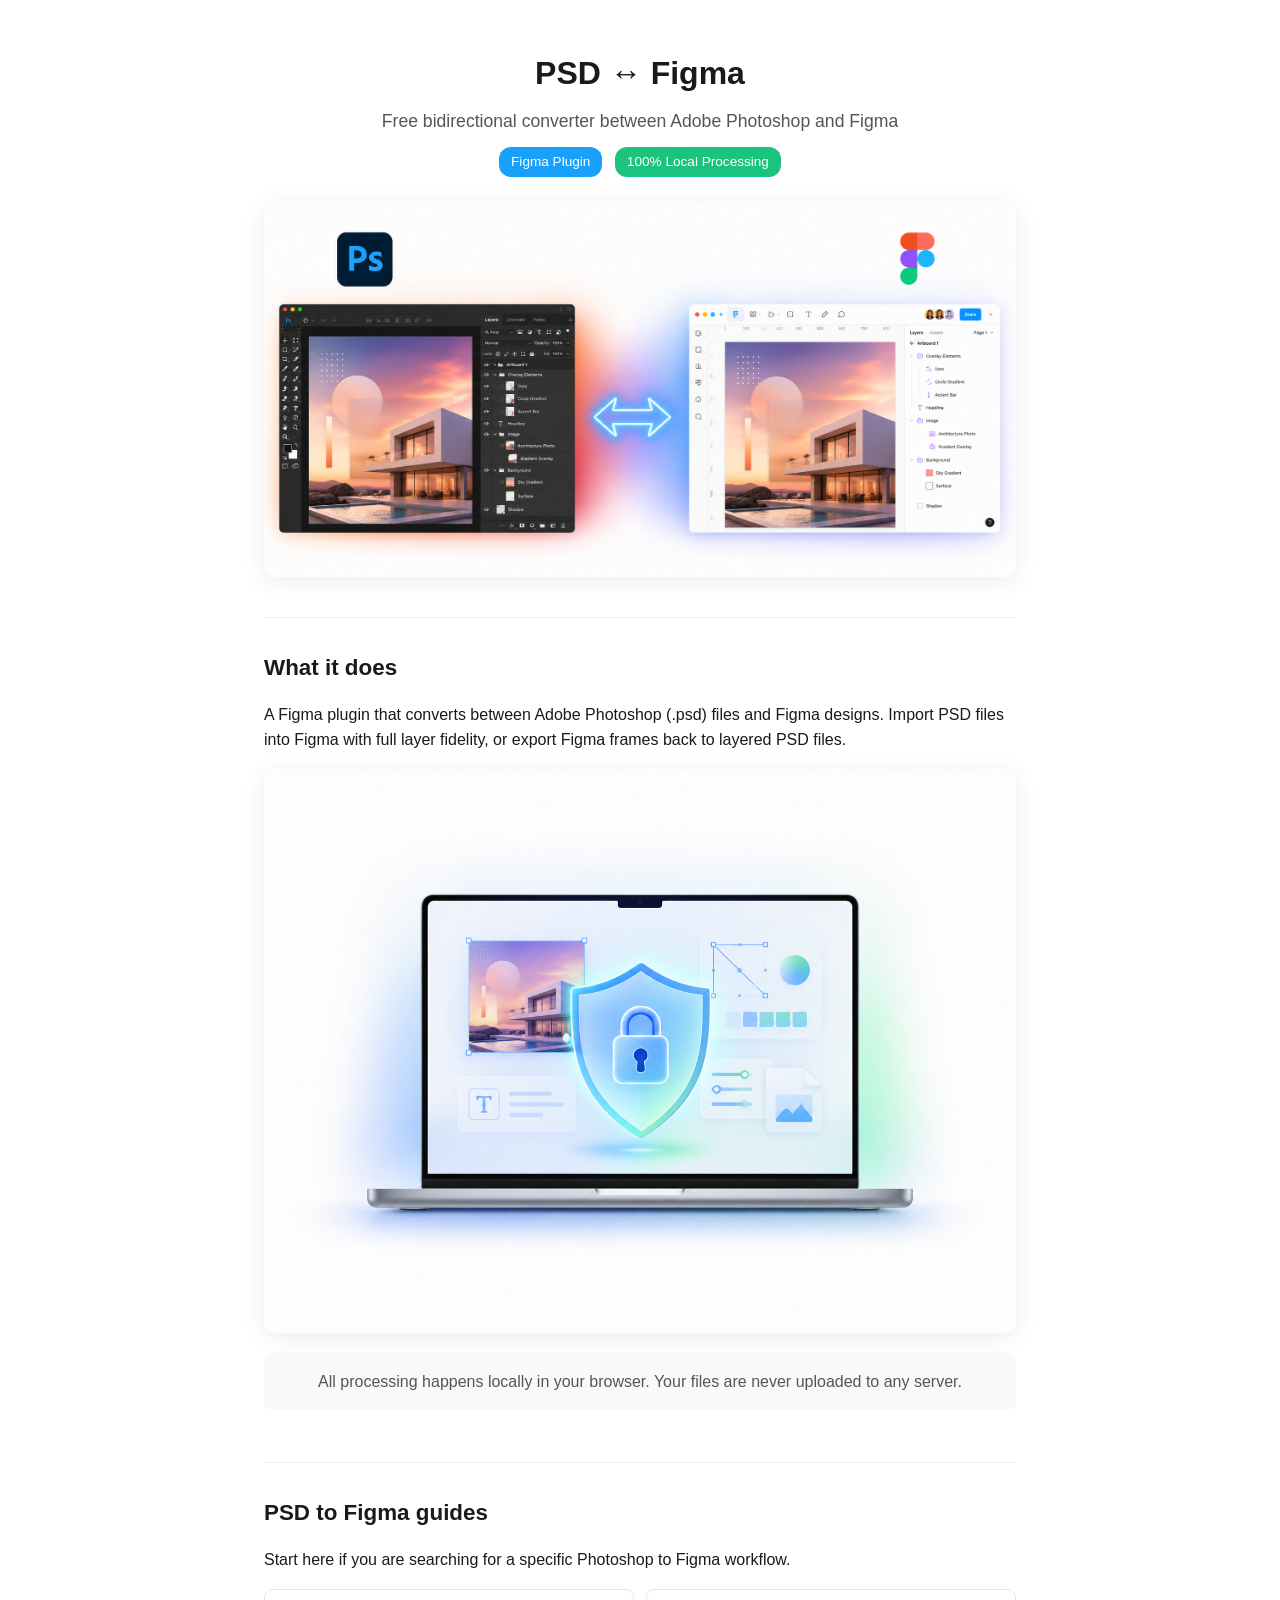
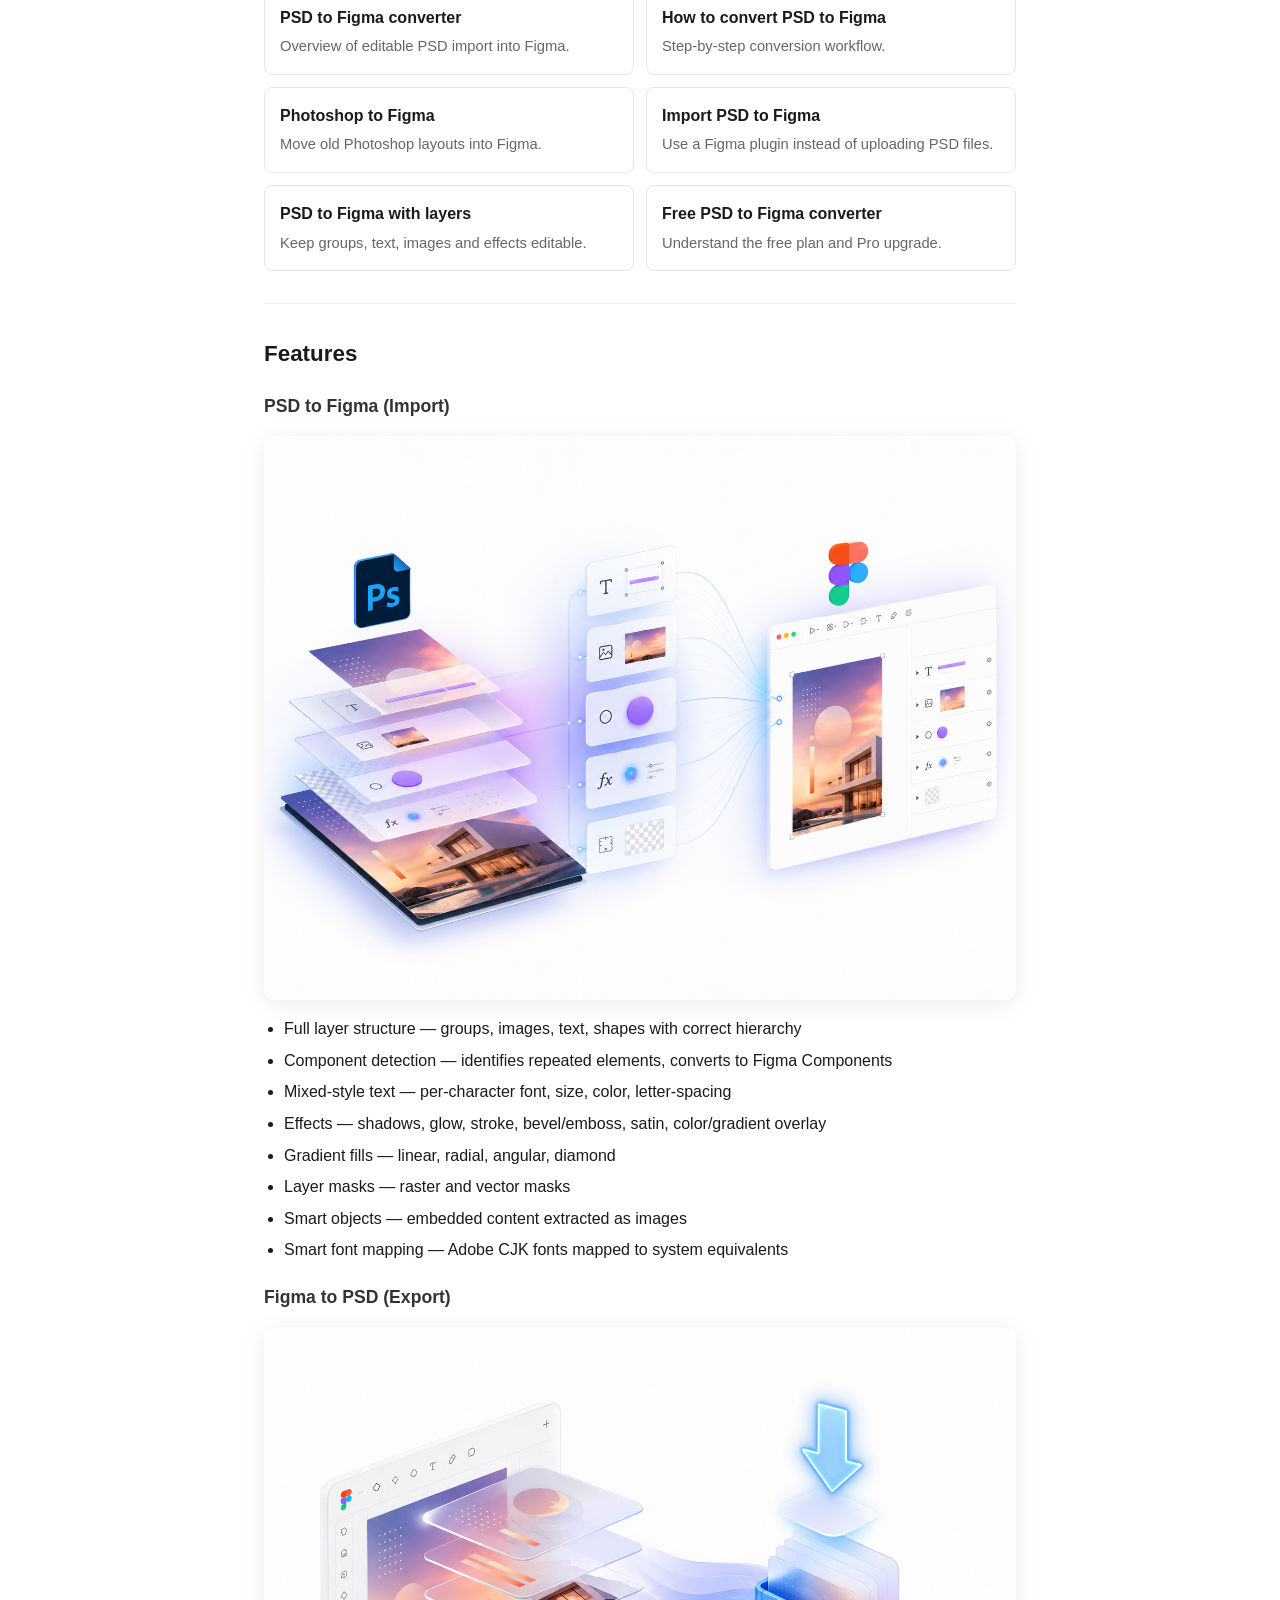
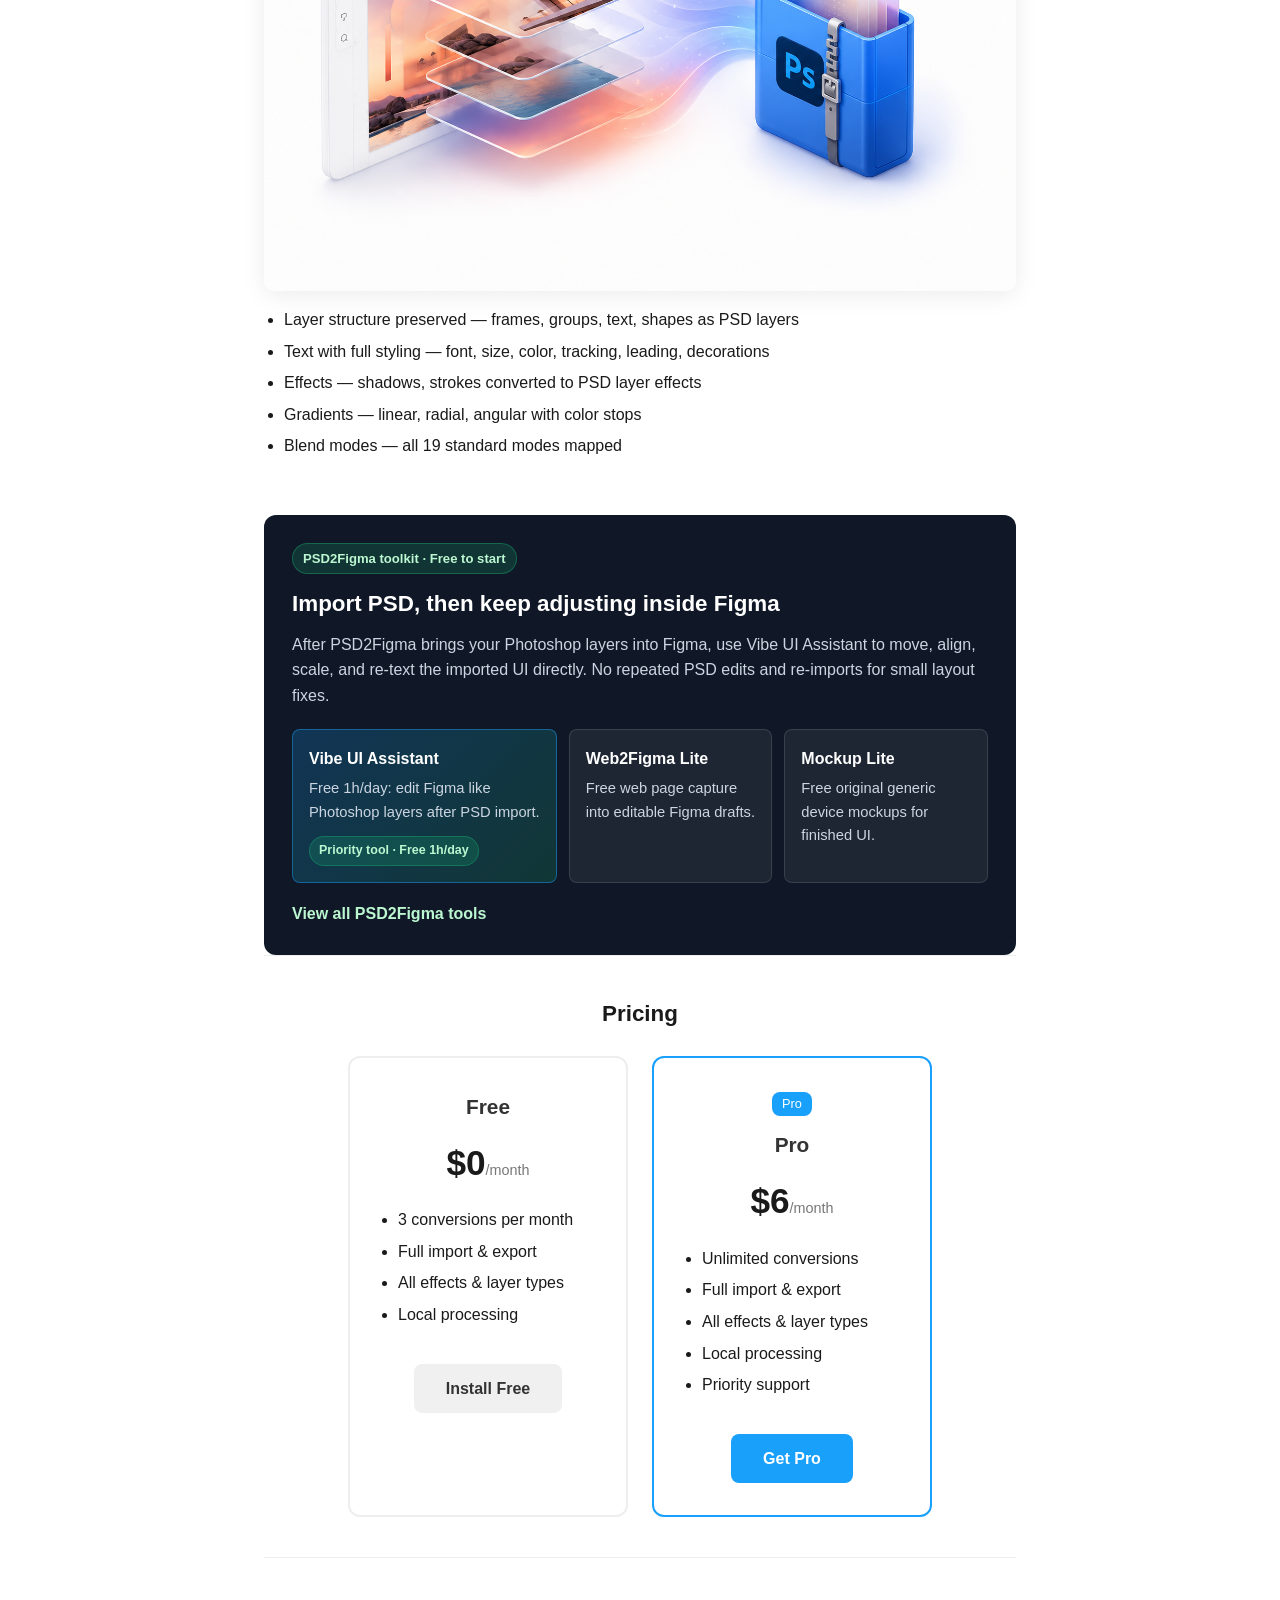
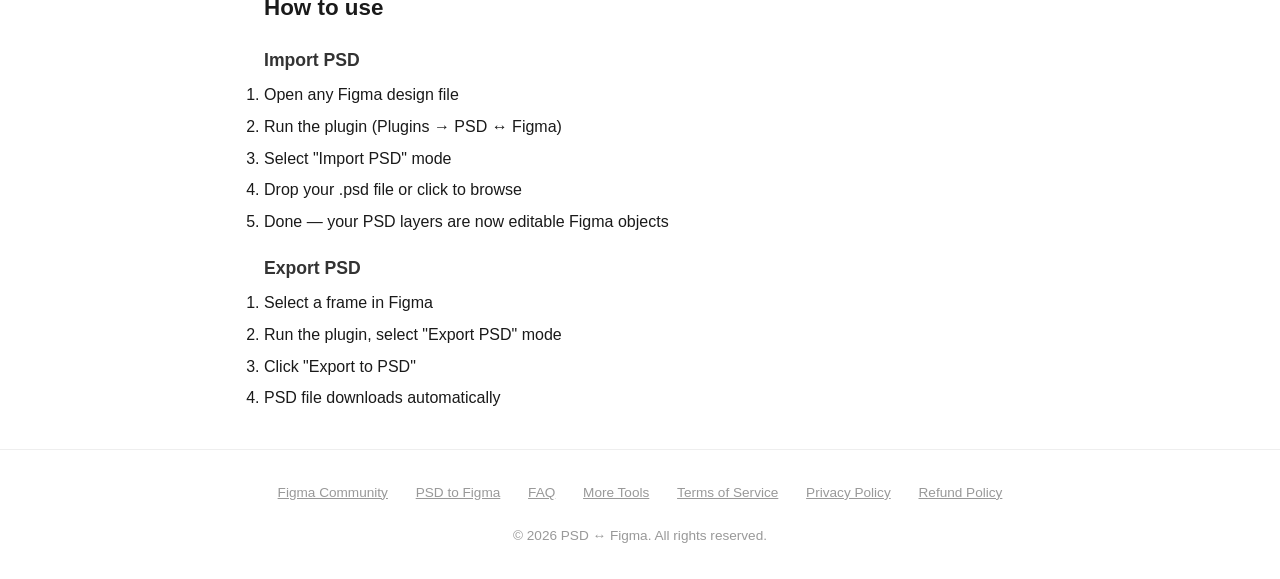
<file: index.html>
<!DOCTYPE html>
<html lang="en">
<head>
<meta charset="UTF-8">
<meta name="viewport" content="width=device-width, initial-scale=1.0">
<title>Free PSD to Figma Converter | Editable Photoshop Layers</title>
<meta name="description" content="Convert PSD to Figma with editable layers, text, effects and components. Free Figma plugin, local processing, no PSD upload, Pro unlimited conversions.">
<link rel="canonical" href="https://psd2figma.cloud/">
<style>
*{margin:0;padding:0;box-sizing:border-box}
body{font-family:-apple-system,BlinkMacSystemFont,'Segoe UI',Roboto,sans-serif;color:#1a1a1a;line-height:1.6;background:#fff}
.container{max-width:800px;margin:0 auto;padding:0 24px}
header{padding:48px 0 32px;text-align:center}
header h1{font-size:2rem;margin-bottom:8px}
header p{font-size:1.1rem;color:#555}
.badge{display:inline-block;background:#18A0FB;color:#fff;padding:4px 12px;border-radius:12px;font-size:0.85rem;margin:12px 4px 0}
.badge.green{background:#1bc47d}
section{padding:32px 0;border-top:1px solid #eee}
h2{font-size:1.4rem;margin-bottom:16px}
h3{font-size:1.1rem;margin:20px 0 8px;color:#333}
ul{padding-left:20px;margin-bottom:16px}
li{margin-bottom:6px}
.pricing{text-align:center;padding:40px 0}
.plans{display:flex;gap:24px;justify-content:center;flex-wrap:wrap;margin-top:24px}
.plan{border:2px solid #eee;border-radius:12px;padding:32px 28px;width:280px;text-align:center}
.plan.pro{border-color:#18A0FB}
.plan h3{margin:0 0 8px;font-size:1.3rem}
.plan .price{font-size:2.2rem;font-weight:700;margin:12px 0 4px}
.plan .price span{font-size:0.9rem;font-weight:400;color:#777}
.plan ul{text-align:left;margin-top:16px}
.plan .label{display:inline-block;background:#18A0FB;color:#fff;padding:2px 10px;border-radius:8px;font-size:0.8rem;margin-bottom:12px}
.cta{display:inline-block;margin-top:20px;padding:12px 32px;background:#18A0FB;color:#fff;border-radius:8px;text-decoration:none;font-weight:600;font-size:1rem}
.cta:hover{background:#0d8de0}
.cta.secondary{background:#f0f0f0;color:#333}
.cta.secondary:hover{background:#e0e0e0}
footer{padding:32px 0;border-top:1px solid #eee;text-align:center;color:#999;font-size:0.85rem}
footer a{color:#999;margin:0 12px}
.privacy-note{background:#f8f9fa;border-radius:8px;padding:16px 20px;margin:20px 0;text-align:center;color:#555}
.hero-img{width:100%;border-radius:12px;margin:24px 0 0;box-shadow:0 4px 24px rgba(0,0,0,0.08)}
.feature-img{width:100%;border-radius:10px;margin:16px auto;display:block;box-shadow:0 4px 24px rgba(0,0,0,0.08)}
.privacy-img{width:100%;border-radius:10px;margin:16px auto;display:block;box-shadow:0 4px 24px rgba(0,0,0,0.08)}
.toolkit{background:#101827;color:#f9fafb;border-radius:12px;padding:28px;margin:8px 0 0;border-top:0}
.toolkit h2{color:#fff;margin-bottom:10px}
.toolkit p{color:#cbd5e1}
.toolkit .kicker{display:inline-block;background:rgba(27,196,125,0.16);color:#bbf7d0;border:1px solid rgba(27,196,125,0.35);padding:4px 10px;border-radius:999px;font-size:0.82rem;font-weight:700;margin-bottom:12px}
.toolkit-grid{display:grid;grid-template-columns:1.3fr 1fr 1fr;gap:12px;margin-top:20px}
.toolkit-card{display:block;text-decoration:none;color:#f9fafb;background:rgba(255,255,255,0.06);border:1px solid rgba(255,255,255,0.12);border-radius:8px;padding:16px}
.toolkit-card strong{display:block;margin-bottom:6px;color:#fff}
.toolkit-card span{display:block;color:#cbd5e1;font-size:0.92rem}
.toolkit-card.featured{background:linear-gradient(135deg,rgba(24,160,251,0.22),rgba(27,196,125,0.18));border-color:rgba(24,160,251,0.45)}
.toolkit-card em{display:inline-block;margin-top:12px;font-style:normal;font-size:0.78rem;font-weight:700;color:#bbf7d0;background:rgba(27,196,125,0.18);border:1px solid rgba(27,196,125,0.32);border-radius:999px;padding:4px 9px}
.toolkit-more{display:inline-block;margin-top:18px;color:#bbf7d0;font-weight:700;text-decoration:none}
.toolkit-more:hover{text-decoration:underline}
.guides-grid{display:grid;grid-template-columns:repeat(2,minmax(0,1fr));gap:12px;margin-top:16px}
.guide-card{display:block;border:1px solid #e5e7eb;border-radius:8px;padding:15px;text-decoration:none;color:#1a1a1a;background:#fff}
.guide-card:hover{border-color:#18A0FB;box-shadow:0 8px 22px rgba(24,160,251,.1)}
.guide-card strong{display:block;margin-bottom:5px}
.guide-card span{display:block;color:#666;font-size:.92rem}
@media(max-width:760px){.toolkit-grid{grid-template-columns:1fr}.toolkit{padding:22px}}
@media(max-width:760px){.guides-grid{grid-template-columns:1fr}}
</style>
<script type="application/ld+json">{"@context":"https://schema.org","@type":"SoftwareApplication","name":"PSD2Figma","applicationCategory":"DesignApplication","operatingSystem":"Figma","offers":[{"@type":"Offer","price":"0","priceCurrency":"USD","name":"Free"},{"@type":"Offer","price":"6","priceCurrency":"USD","name":"Pro monthly"}],"description":"Free PSD to Figma converter plugin with editable layer import, Figma to PSD export and local processing."}</script>
<link rel="icon" type="image/png" href="favicon.png">
<meta property="og:title" content="Free PSD to Figma Converter | Editable Photoshop Layers">
<meta property="og:description" content="Convert PSD to Figma with editable layers, text, effects and components. Free Figma plugin, local processing, no PSD upload, Pro unlimited conversions.">
<meta property="og:type" content="website">
<meta property="og:url" content="https://psd2figma.cloud/">
<meta property="og:image" content="https://psd2figma.cloud/og-image.png">
<meta name="twitter:card" content="summary_large_image">
<meta name="twitter:image" content="https://psd2figma.cloud/og-image.png">
</head>
<body>
<header>
<div class="container">
<h1>PSD &#8596; Figma</h1>
<p>Free bidirectional converter between Adobe Photoshop and Figma</p>
<span class="badge">Figma Plugin</span>
<span class="badge green">100% Local Processing</span>
<img src="hero.png" alt="PSD to Figma bidirectional conversion" class="hero-img">
</div>
</header>

<div class="container">

<section>
<h2>What it does</h2>
<p>A Figma plugin that converts between Adobe Photoshop (.psd) files and Figma designs. Import PSD files into Figma with full layer fidelity, or export Figma frames back to layered PSD files.</p>
<img src="privacy.png" alt="Local processing, files never leave your device" class="privacy-img">
<div class="privacy-note">All processing happens locally in your browser. Your files are never uploaded to any server.</div>
</section>

<section>
<h2>PSD to Figma guides</h2>
<p>Start here if you are searching for a specific Photoshop to Figma workflow.</p>
<div class="guides-grid">
<a class="guide-card" href="psd-to-figma.html"><strong>PSD to Figma converter</strong><span>Overview of editable PSD import into Figma.</span></a>
<a class="guide-card" href="convert-psd-to-figma.html"><strong>How to convert PSD to Figma</strong><span>Step-by-step conversion workflow.</span></a>
<a class="guide-card" href="photoshop-to-figma.html"><strong>Photoshop to Figma</strong><span>Move old Photoshop layouts into Figma.</span></a>
<a class="guide-card" href="import-psd-to-figma.html"><strong>Import PSD to Figma</strong><span>Use a Figma plugin instead of uploading PSD files.</span></a>
<a class="guide-card" href="psd-to-figma-with-layers.html"><strong>PSD to Figma with layers</strong><span>Keep groups, text, images and effects editable.</span></a>
<a class="guide-card" href="free-psd-to-figma-converter.html"><strong>Free PSD to Figma converter</strong><span>Understand the free plan and Pro upgrade.</span></a>
</div>
</section>

<section>
<h2>Features</h2>
<h3>PSD to Figma (Import)</h3>
<img src="import.png" alt="Import PSD layers into Figma" class="feature-img">
<ul>
<li>Full layer structure &mdash; groups, images, text, shapes with correct hierarchy</li>
<li>Component detection &mdash; identifies repeated elements, converts to Figma Components</li>
<li>Mixed-style text &mdash; per-character font, size, color, letter-spacing</li>
<li>Effects &mdash; shadows, glow, stroke, bevel/emboss, satin, color/gradient overlay</li>
<li>Gradient fills &mdash; linear, radial, angular, diamond</li>
<li>Layer masks &mdash; raster and vector masks</li>
<li>Smart objects &mdash; embedded content extracted as images</li>
<li>Smart font mapping &mdash; Adobe CJK fonts mapped to system equivalents</li>
</ul>
<h3>Figma to PSD (Export)</h3>
<img src="export.png" alt="Export Figma designs to PSD" class="feature-img">
<ul>
<li>Layer structure preserved &mdash; frames, groups, text, shapes as PSD layers</li>
<li>Text with full styling &mdash; font, size, color, tracking, leading, decorations</li>
<li>Effects &mdash; shadows, strokes converted to PSD layer effects</li>
<li>Gradients &mdash; linear, radial, angular with color stops</li>
<li>Blend modes &mdash; all 19 standard modes mapped</li>
</ul>
</section>

<section class="toolkit">
<span class="kicker">PSD2Figma toolkit · Free to start</span>
<h2>Import PSD, then keep adjusting inside Figma</h2>
<p>After PSD2Figma brings your Photoshop layers into Figma, use Vibe UI Assistant to move, align, scale, and re-text the imported UI directly. No repeated PSD edits and re-imports for small layout fixes.</p>
<div class="toolkit-grid">
<a class="toolkit-card featured" href="https://vibe-ui.psd2figma.cloud">
<strong>Vibe UI Assistant</strong>
<span>Free 1h/day: edit Figma like Photoshop layers after PSD import.</span>
<em>Priority tool · Free 1h/day</em>
</a>
<a class="toolkit-card" href="https://web2figma.psd2figma.cloud">
<strong>Web2Figma Lite</strong>
<span>Free web page capture into editable Figma drafts.</span>
</a>
<a class="toolkit-card" href="https://mockup-lite.psd2figma.cloud">
<strong>Mockup Lite</strong>
<span>Free original generic device mockups for finished UI.</span>
</a>
</div>
<a class="toolkit-more" href="tools.html">View all PSD2Figma tools</a>
</section>

<section class="pricing" id="pricing">
<h2>Pricing</h2>
<div class="plans">
<div class="plan">
<h3>Free</h3>
<div class="price">$0<span>/month</span></div>
<ul>
<li>3 conversions per month</li>
<li>Full import &amp; export</li>
<li>All effects &amp; layer types</li>
<li>Local processing</li>
</ul>
<a href="https://www.figma.com/community/plugin/1638574341047573772" class="cta secondary">Install Free</a>
</div>
<div class="plan pro">
<span class="label">Pro</span>
<h3>Pro</h3>
<div class="price">$6<span>/month</span></div>
<ul>
<li>Unlimited conversions</li>
<li>Full import &amp; export</li>
<li>All effects &amp; layer types</li>
<li>Local processing</li>
<li>Priority support</li>
</ul>
<a href="checkout.html" class="cta">Get Pro</a>
</div>
</div>
</section>

<section>
<h2>How to use</h2>
<h3>Import PSD</h3>
<ol>
<li>Open any Figma design file</li>
<li>Run the plugin (Plugins &rarr; PSD &#8596; Figma)</li>
<li>Select "Import PSD" mode</li>
<li>Drop your .psd file or click to browse</li>
<li>Done &mdash; your PSD layers are now editable Figma objects</li>
</ol>
<h3>Export PSD</h3>
<ol>
<li>Select a frame in Figma</li>
<li>Run the plugin, select "Export PSD" mode</li>
<li>Click "Export to PSD"</li>
<li>PSD file downloads automatically</li>
</ol>
</section>

</div>

<footer>
<div class="container">
<a href="https://www.figma.com/community/plugin/1638574341047573772">Figma Community</a>
<a href="psd-to-figma.html">PSD to Figma</a>
<a href="faq.html">FAQ</a>
<a href="tools.html">More Tools</a>
<a href="terms.html">Terms of Service</a>
<a href="privacy.html">Privacy Policy</a>
<a href="refund.html">Refund Policy</a>
<br><br>
&copy; 2026 PSD ↔ Figma. All rights reserved.
</div>
</footer>
</body>
</html>
</file>
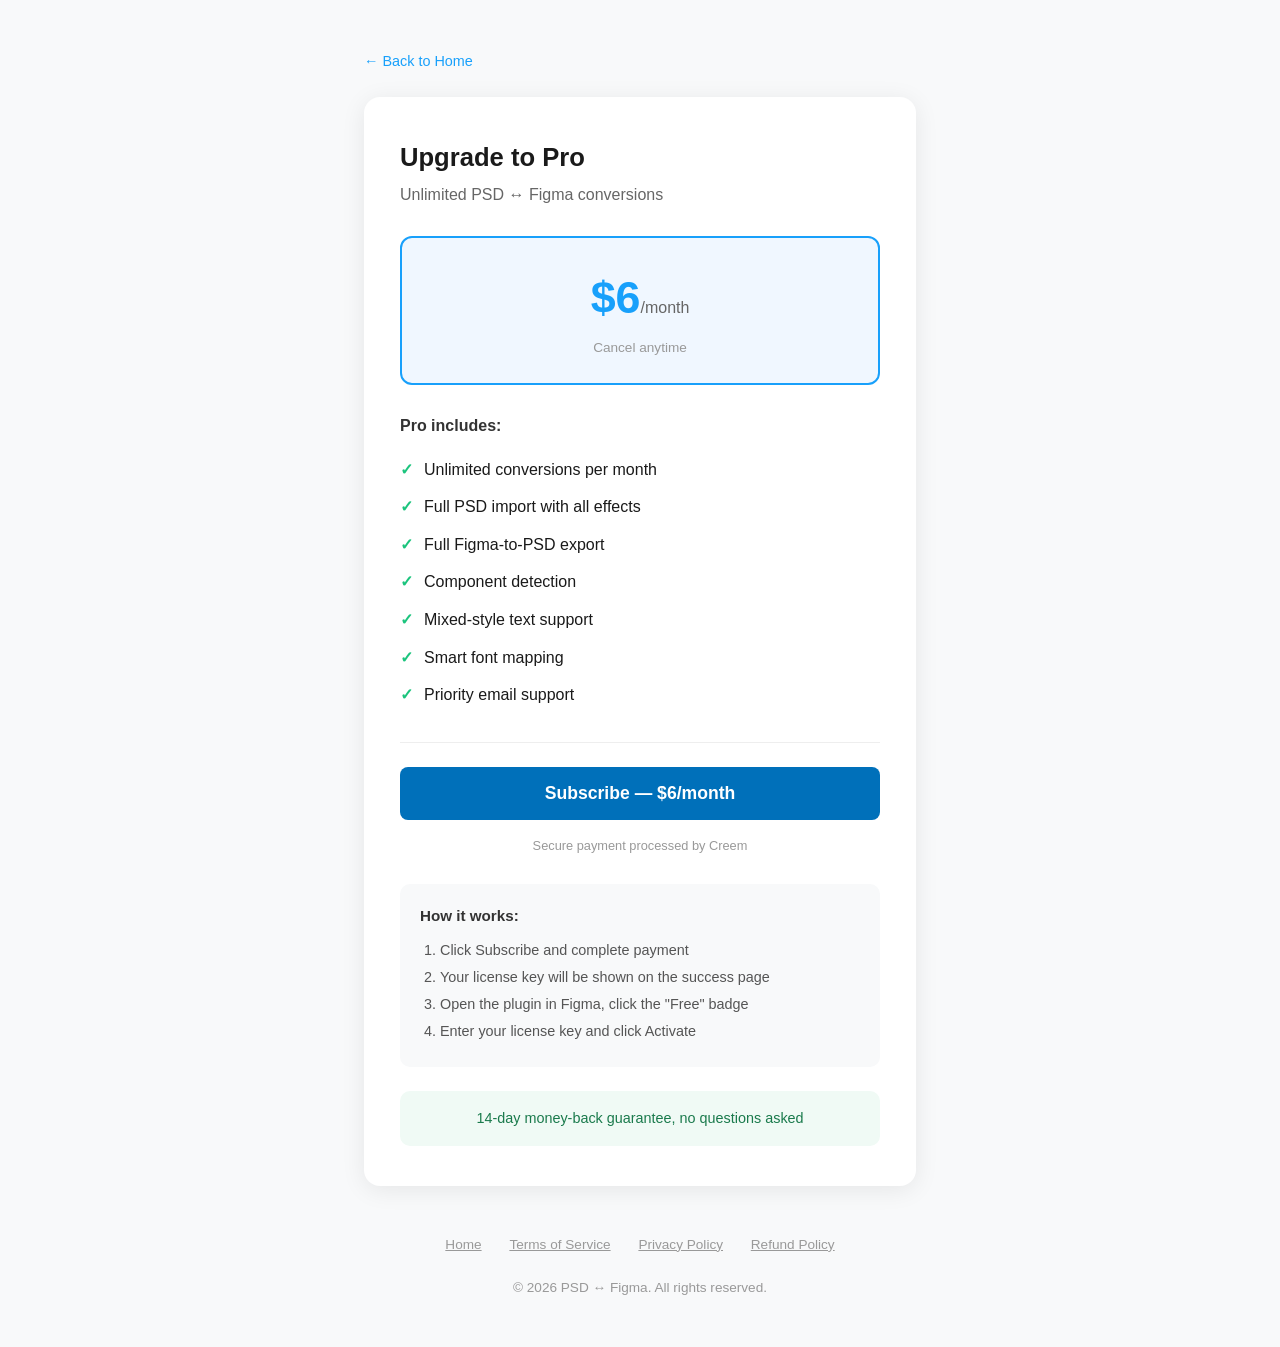
<file: checkout.html>
<!DOCTYPE html>
<html lang="en">
<head>
<meta charset="UTF-8">
<meta name="viewport" content="width=device-width, initial-scale=1.0">
<title>Get Pro — PSD ↔ Figma</title>
<style>
*{margin:0;padding:0;box-sizing:border-box}
body{font-family:-apple-system,BlinkMacSystemFont,'Segoe UI',Roboto,sans-serif;color:#1a1a1a;line-height:1.6;background:#f8f9fa}
.container{max-width:600px;margin:0 auto;padding:48px 24px}
.card{background:#fff;border-radius:16px;padding:40px 36px;box-shadow:0 4px 24px rgba(0,0,0,0.08)}
.back{display:inline-block;color:#18A0FB;text-decoration:none;margin-bottom:24px;font-size:0.9rem}
.back:hover{text-decoration:underline}
h1{font-size:1.6rem;margin-bottom:4px}
.subtitle{color:#666;margin-bottom:28px}
.price-box{background:#f0f7ff;border:2px solid #18A0FB;border-radius:12px;padding:24px;text-align:center;margin-bottom:28px}
.price-box .amount{font-size:2.8rem;font-weight:700;color:#18A0FB}
.price-box .period{font-size:1rem;color:#666}
.price-box .note{font-size:0.85rem;color:#999;margin-top:4px}
.features{margin-bottom:28px}
.features h3{font-size:1rem;margin-bottom:12px;color:#333}
.features ul{list-style:none;padding:0}
.features li{padding:6px 0;padding-left:24px;position:relative}
.features li::before{content:"\2713";position:absolute;left:0;color:#1bc47d;font-weight:700}
.divider{border:none;border-top:1px solid #eee;margin:24px 0}
.paypal-btn{display:block;width:100%;padding:16px;background:#0070ba;color:#fff;border:none;border-radius:8px;font-size:1.1rem;font-weight:600;cursor:pointer;text-align:center;text-decoration:none}
.paypal-btn:hover{background:#005ea6}
.paypal-logo{height:20px;vertical-align:middle;margin-left:8px}
.secure{text-align:center;margin-top:16px;color:#999;font-size:0.8rem}
.how{margin-top:28px;padding:20px;background:#f8f9fa;border-radius:10px}
.how h3{font-size:0.95rem;margin-bottom:10px;color:#333}
.how ol{padding-left:20px;color:#555;font-size:0.9rem}
.how li{margin-bottom:4px}
.guarantee{text-align:center;margin-top:24px;padding:16px;background:#f0faf5;border-radius:10px;color:#1a7a4c;font-size:0.9rem}
footer{margin-top:48px;text-align:center;color:#999;font-size:0.85rem}
footer a{color:#999;margin:0 12px}
</style>
<link rel="icon" type="image/png" href="favicon.png">
<meta property="og:title" content="Get Pro — PSD ↔ Figma">
<meta property="og:description" content="Free PSD to Figma converter plugin with editable layers and local processing.">
<meta property="og:type" content="website">
<meta property="og:url" content="https://psd2figma.cloud/checkout.html">
<meta property="og:image" content="https://psd2figma.cloud/og-image.png">
<meta name="twitter:card" content="summary_large_image">
<meta name="twitter:image" content="https://psd2figma.cloud/og-image.png">
</head>
<body>
<div class="container">
<a href="index.html" class="back">&larr; Back to Home</a>
<div class="card">
<h1>Upgrade to Pro</h1>
<p class="subtitle">Unlimited PSD &harr; Figma conversions</p>

<div class="price-box">
<div class="amount">$6<span style="font-size:1rem;font-weight:400;color:#666">/month</span></div>
<div class="note">Cancel anytime</div>
</div>

<div class="features">
<h3>Pro includes:</h3>
<ul>
<li>Unlimited conversions per month</li>
<li>Full PSD import with all effects</li>
<li>Full Figma-to-PSD export</li>
<li>Component detection</li>
<li>Mixed-style text support</li>
<li>Smart font mapping</li>
<li>Priority email support</li>
</ul>
</div>

<hr class="divider">

<button onclick="startCheckout()" class="paypal-btn" id="checkout-btn">Subscribe — $6/month</button>
<p class="secure">Secure payment processed by Creem</p>

<div class="how">
<h3>How it works:</h3>
<ol>
<li>Click Subscribe and complete payment</li>
<li>Your license key will be shown on the success page</li>
<li>Open the plugin in Figma, click the "Free" badge</li>
<li>Enter your license key and click Activate</li>
</ol>
</div>

<script>
async function startCheckout() {
  const btn = document.getElementById('checkout-btn');
  btn.textContent = 'Redirecting...';
  btn.style.opacity = '0.7';
  try {
    const resp = await fetch('https://psd2figma-api.1856601.workers.dev/checkout/create', {
      method: 'POST',
      headers: { 'Content-Type': 'application/json' },
    });
    const data = await resp.json();
    if (data.checkout_url) {
      window.location.href = data.checkout_url;
    } else {
      btn.textContent = 'Error — please try again';
      btn.style.opacity = '1';
    }
  } catch {
    btn.textContent = 'Error — please try again';
    btn.style.opacity = '1';
  }
}
</script>

<div class="guarantee">14-day money-back guarantee, no questions asked</div>
</div>

<footer>
<a href="index.html">Home</a>
<a href="terms.html">Terms of Service</a>
<a href="privacy.html">Privacy Policy</a>
<a href="refund.html">Refund Policy</a>
<br><br>
&copy; 2026 PSD &harr; Figma. All rights reserved.
</footer>
</div>
</body>
</html>
</file>
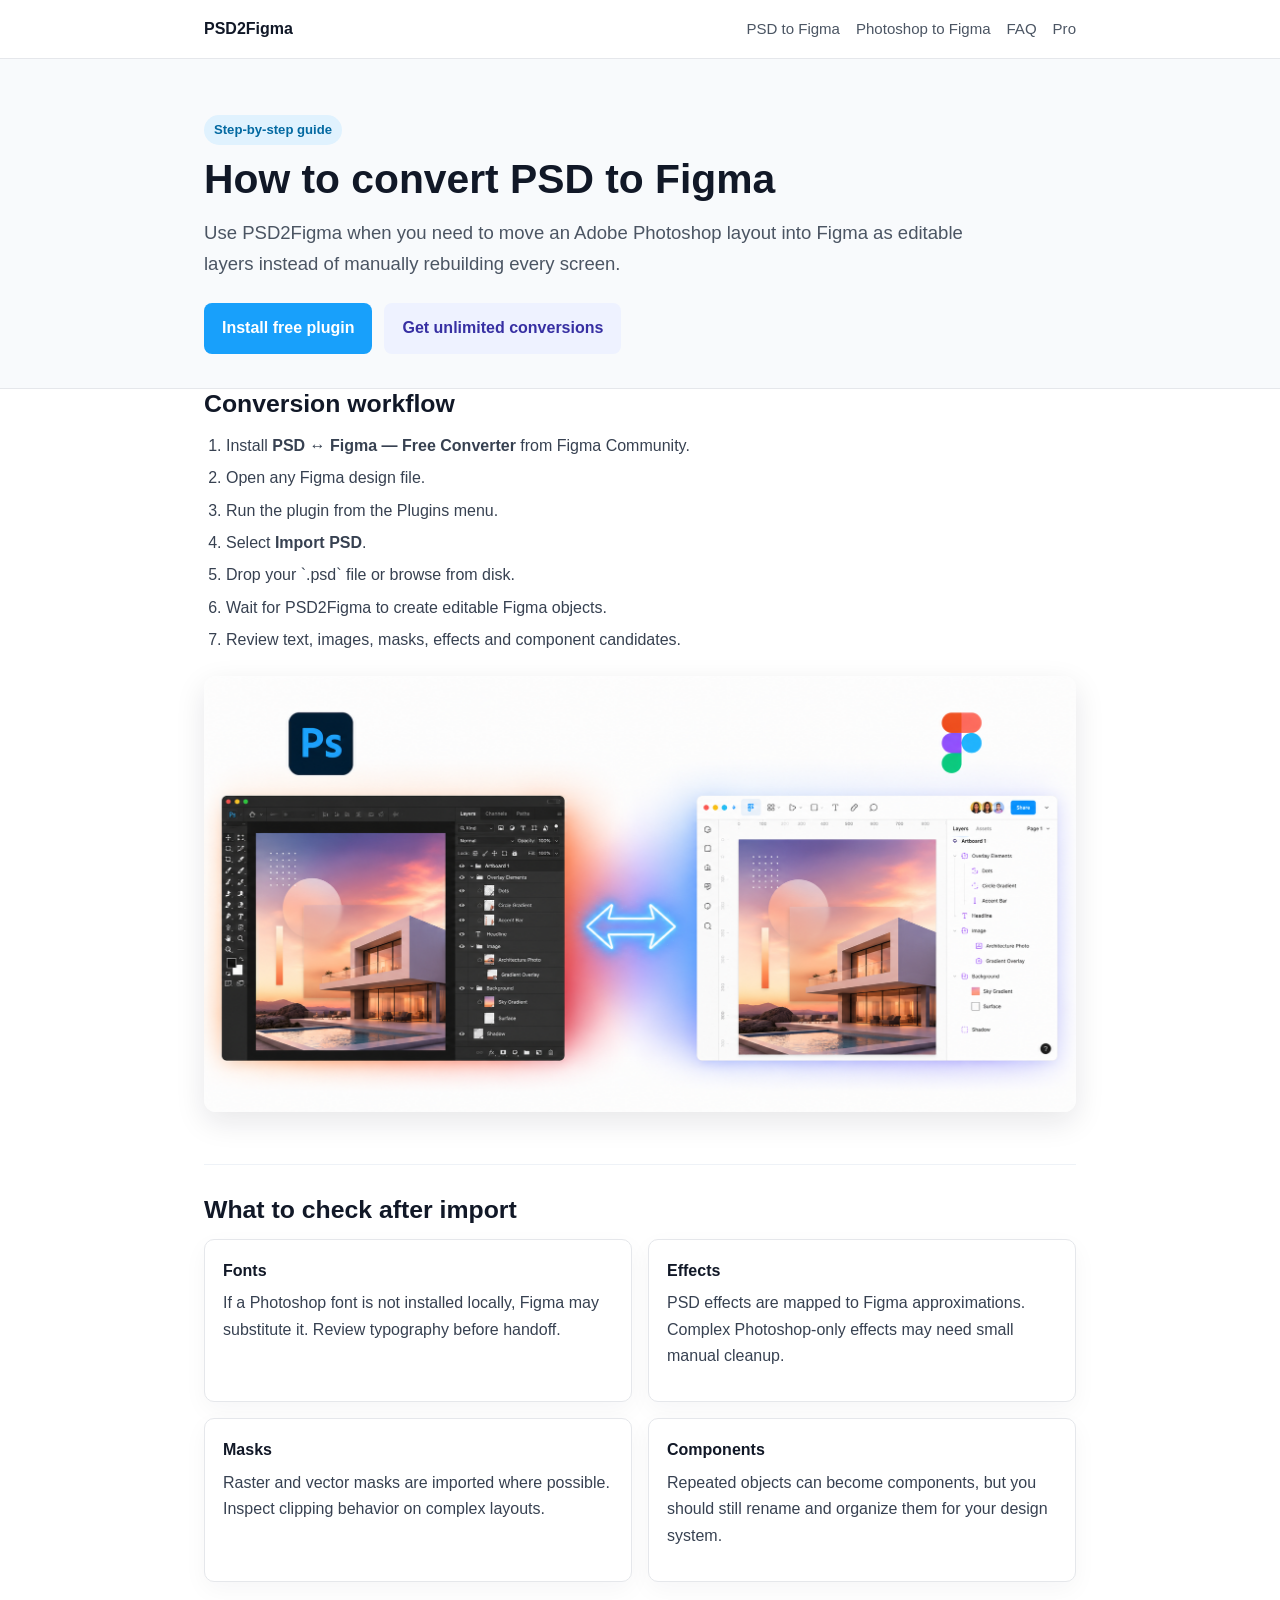
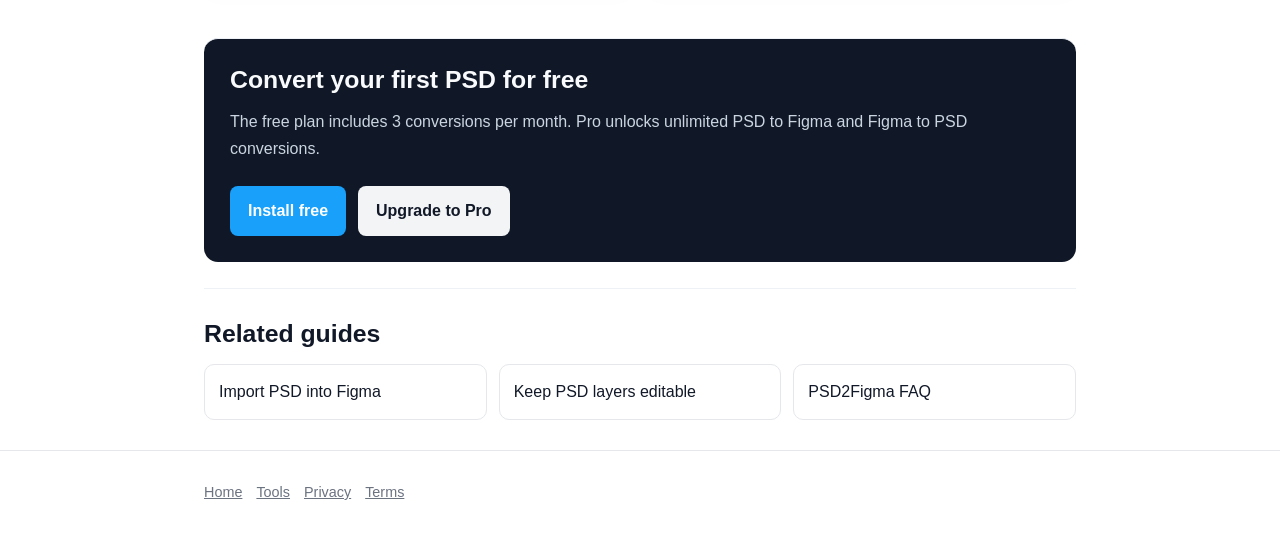
<file: convert-psd-to-figma.html>
<!DOCTYPE html>
<html lang="en">
<head>
<meta charset="UTF-8">
<meta name="viewport" content="width=device-width, initial-scale=1.0">
<title>How to Convert PSD to Figma | Editable Layer Workflow</title>
<meta name="description" content="Step-by-step workflow to convert a PSD file to editable Figma layers with the PSD2Figma plugin. Local processing, free plan and Pro option.">
<link rel="canonical" href="https://psd2figma.cloud/convert-psd-to-figma.html">
<link rel="stylesheet" href="seo.css">
<script type="application/ld+json">{"@context":"https://schema.org","@type":"HowTo","name":"How to convert PSD to Figma","step":[{"@type":"HowToStep","name":"Install PSD2Figma","text":"Install the PSD2Figma plugin from Figma Community."},{"@type":"HowToStep","name":"Open a Figma file","text":"Open any Figma design file and run the plugin."},{"@type":"HowToStep","name":"Import the PSD","text":"Choose Import PSD and select your Photoshop file."},{"@type":"HowToStep","name":"Review editable layers","text":"Check the imported groups, text, images, effects and components in Figma."}]}</script>
<link rel="icon" type="image/png" href="favicon.png">
<meta property="og:title" content="How to Convert PSD to Figma | Editable Layer Workflow">
<meta property="og:description" content="Step-by-step workflow to convert a PSD file to editable Figma layers with the PSD2Figma plugin. Local processing, free plan and Pro option.">
<meta property="og:type" content="website">
<meta property="og:url" content="https://psd2figma.cloud/convert-psd-to-figma.html">
<meta property="og:image" content="https://psd2figma.cloud/og-image.png">
<meta name="twitter:card" content="summary_large_image">
<meta name="twitter:image" content="https://psd2figma.cloud/og-image.png">
</head>
<body>
<nav class="nav"><div class="wrap"><a class="brand" href="index.html">PSD2Figma</a><div class="nav-links"><a href="psd-to-figma.html">PSD to Figma</a><a href="photoshop-to-figma.html">Photoshop to Figma</a><a href="faq.html">FAQ</a><a href="checkout.html">Pro</a></div></div></nav>
<header class="hero"><div class="wrap"><span class="eyebrow">Step-by-step guide</span><h1>How to convert PSD to Figma</h1><p class="lede">Use PSD2Figma when you need to move an Adobe Photoshop layout into Figma as editable layers instead of manually rebuilding every screen.</p><div class="actions"><a class="button" href="https://www.figma.com/community/plugin/1638574341047573772">Install free plugin</a><a class="button secondary" href="checkout.html">Get unlimited conversions</a></div></div></header>
<main class="wrap">
<section><h2>Conversion workflow</h2><ol><li>Install <strong>PSD ↔ Figma — Free Converter</strong> from Figma Community.</li><li>Open any Figma design file.</li><li>Run the plugin from the Plugins menu.</li><li>Select <strong>Import PSD</strong>.</li><li>Drop your `.psd` file or browse from disk.</li><li>Wait for PSD2Figma to create editable Figma objects.</li><li>Review text, images, masks, effects and component candidates.</li></ol><img class="media" src="hero.png" alt="Convert PSD to Figma workflow preview"></section>
<section><h2>What to check after import</h2><div class="grid"><div class="card"><strong>Fonts</strong><p>If a Photoshop font is not installed locally, Figma may substitute it. Review typography before handoff.</p></div><div class="card"><strong>Effects</strong><p>PSD effects are mapped to Figma approximations. Complex Photoshop-only effects may need small manual cleanup.</p></div><div class="card"><strong>Masks</strong><p>Raster and vector masks are imported where possible. Inspect clipping behavior on complex layouts.</p></div><div class="card"><strong>Components</strong><p>Repeated objects can become components, but you should still rename and organize them for your design system.</p></div></div></section>
<section class="cta-panel"><h2>Convert your first PSD for free</h2><p>The free plan includes 3 conversions per month. Pro unlocks unlimited PSD to Figma and Figma to PSD conversions.</p><div class="actions"><a class="button" href="https://www.figma.com/community/plugin/1638574341047573772">Install free</a><a class="button ghost" href="checkout.html">Upgrade to Pro</a></div></section>
<section><h2>Related guides</h2><div class="related"><a href="import-psd-to-figma.html">Import PSD into Figma</a><a href="psd-to-figma-with-layers.html">Keep PSD layers editable</a><a href="faq.html">PSD2Figma FAQ</a></div></section>
</main>
<footer><div class="wrap"><a href="index.html">Home</a><a href="tools.html">Tools</a><a href="privacy.html">Privacy</a><a href="terms.html">Terms</a></div></footer>
</body>
</html>
</file>
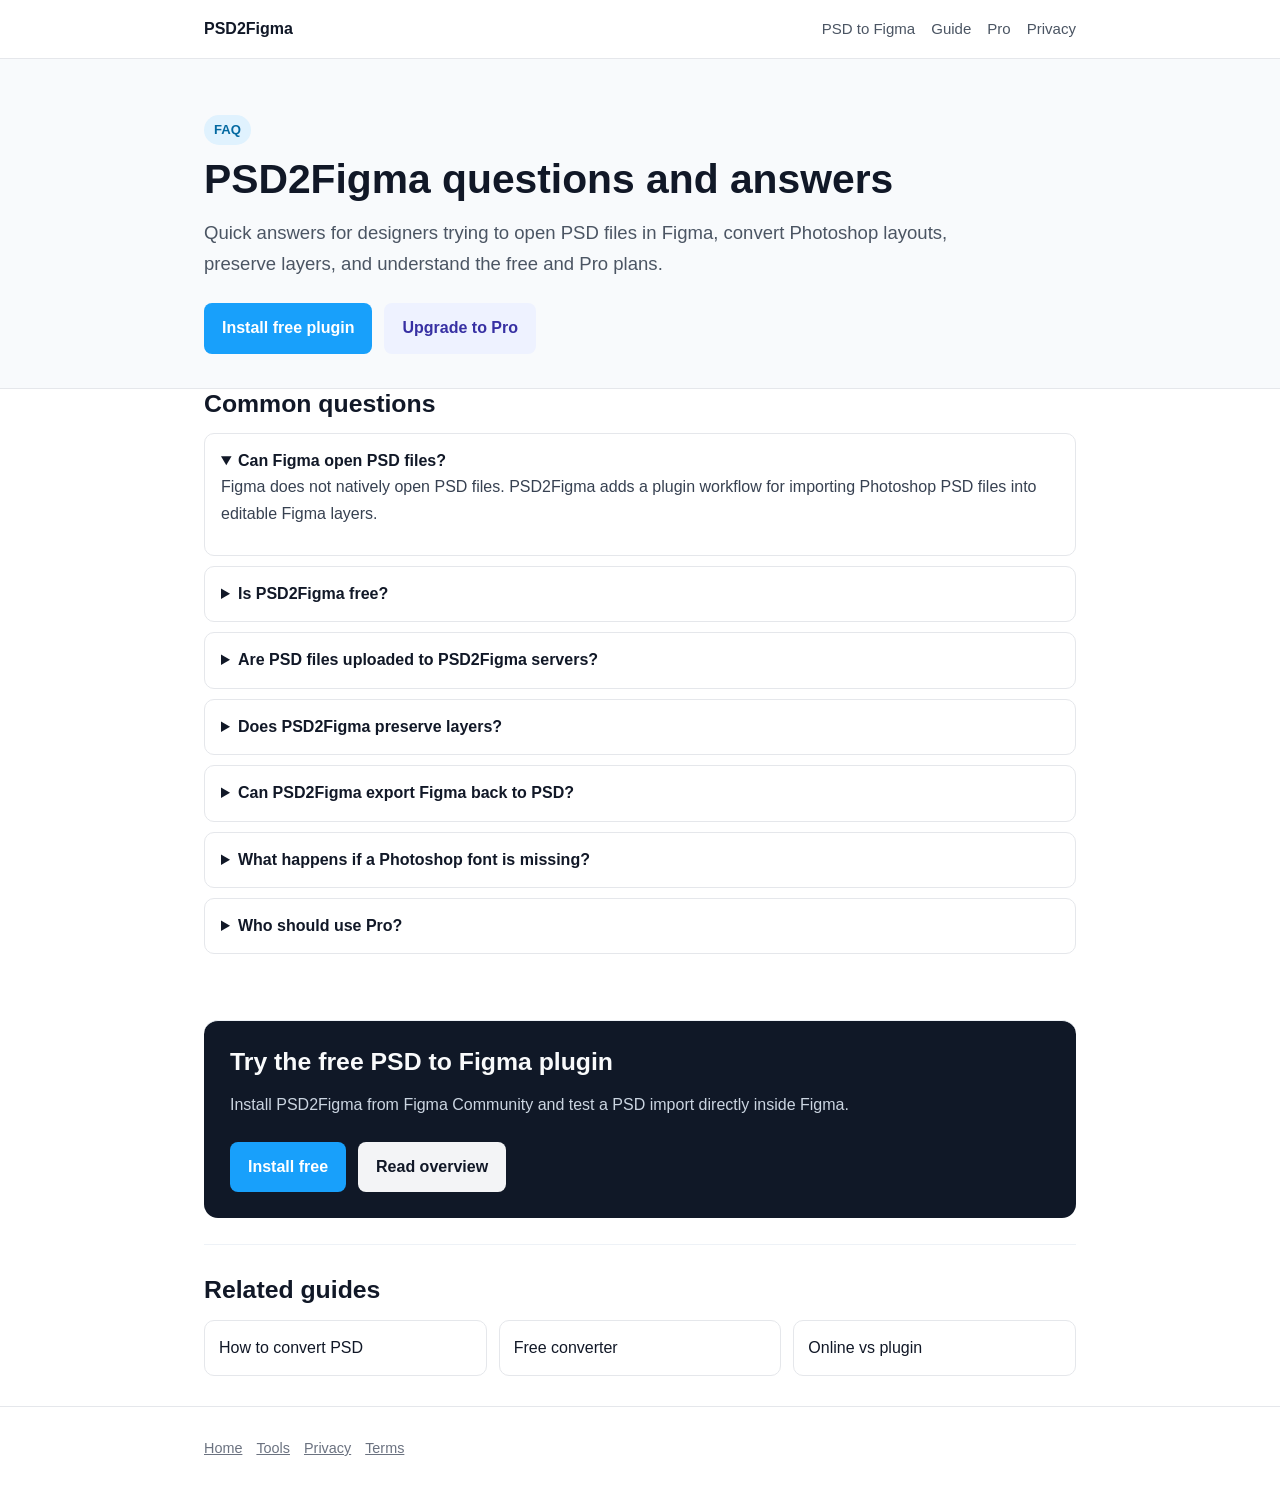
<file: faq.html>
<!DOCTYPE html>
<html lang="en">
<head>
<meta charset="UTF-8">
<meta name="viewport" content="width=device-width, initial-scale=1.0">
<title>PSD2Figma FAQ | Can Figma Open PSD Files?</title>
<meta name="description" content="Answers about importing PSD files into Figma, editable layers, local processing, free limits, Pro licensing and Figma to PSD export.">
<link rel="canonical" href="https://psd2figma.cloud/faq.html">
<link rel="stylesheet" href="seo.css">
<script type="application/ld+json">{"@context":"https://schema.org","@type":"FAQPage","mainEntity":[{"@type":"Question","name":"Can Figma open PSD files?","acceptedAnswer":{"@type":"Answer","text":"Figma does not natively open PSD files. PSD2Figma adds a Figma plugin workflow for importing PSD files into editable Figma layers."}},{"@type":"Question","name":"Is PSD2Figma free?","acceptedAnswer":{"@type":"Answer","text":"PSD2Figma includes 3 free conversions per month. Pro unlocks unlimited monthly conversions."}},{"@type":"Question","name":"Are PSD files uploaded to a server?","acceptedAnswer":{"@type":"Answer","text":"PSD2Figma processes PSD files locally in the plugin UI. The design file is not uploaded to PSD2Figma servers."}},{"@type":"Question","name":"Does PSD2Figma keep layers editable?","acceptedAnswer":{"@type":"Answer","text":"PSD2Figma recreates layer hierarchy, text, images, shapes, masks and effects as editable Figma objects wherever possible."}}]}</script>
<link rel="icon" type="image/png" href="favicon.png">
<meta property="og:title" content="PSD2Figma FAQ | Can Figma Open PSD Files?">
<meta property="og:description" content="Answers about importing PSD files into Figma, editable layers, local processing, free limits, Pro licensing and Figma to PSD export.">
<meta property="og:type" content="website">
<meta property="og:url" content="https://psd2figma.cloud/faq.html">
<meta property="og:image" content="https://psd2figma.cloud/og-image.png">
<meta name="twitter:card" content="summary_large_image">
<meta name="twitter:image" content="https://psd2figma.cloud/og-image.png">
</head>
<body>
<nav class="nav"><div class="wrap"><a class="brand" href="index.html">PSD2Figma</a><div class="nav-links"><a href="psd-to-figma.html">PSD to Figma</a><a href="convert-psd-to-figma.html">Guide</a><a href="checkout.html">Pro</a><a href="privacy.html">Privacy</a></div></div></nav>
<header class="hero"><div class="wrap"><span class="eyebrow">FAQ</span><h1>PSD2Figma questions and answers</h1><p class="lede">Quick answers for designers trying to open PSD files in Figma, convert Photoshop layouts, preserve layers, and understand the free and Pro plans.</p><div class="actions"><a class="button" href="https://www.figma.com/community/plugin/1638574341047573772">Install free plugin</a><a class="button secondary" href="checkout.html">Upgrade to Pro</a></div></div></header>
<main class="wrap">
<section class="faq"><h2>Common questions</h2><details open><summary>Can Figma open PSD files?</summary><p>Figma does not natively open PSD files. PSD2Figma adds a plugin workflow for importing Photoshop PSD files into editable Figma layers.</p></details><details><summary>Is PSD2Figma free?</summary><p>Yes. The free plan includes 3 conversions per month. Pro costs $6/month and unlocks unlimited conversions.</p></details><details><summary>Are PSD files uploaded to PSD2Figma servers?</summary><p>No. PSD2Figma is designed around local processing. The PSD is parsed in the plugin UI and converted into Figma objects without uploading your design content to our servers.</p></details><details><summary>Does PSD2Figma preserve layers?</summary><p>PSD2Figma recreates groups, image layers, text, shapes, masks and effects as editable Figma objects wherever possible. Very complex Photoshop-specific effects may still need review.</p></details><details><summary>Can PSD2Figma export Figma back to PSD?</summary><p>Yes. The plugin supports bidirectional conversion: PSD to Figma import and Figma to PSD export.</p></details><details><summary>What happens if a Photoshop font is missing?</summary><p>If the exact font is not available locally or in Figma, the plugin may map or substitute fonts. Always review typography after import.</p></details><details><summary>Who should use Pro?</summary><p>Use Pro if you convert PSD files repeatedly, migrate old Photoshop archives, or run agency/client workflows that need more than 3 conversions per month.</p></details></section>
<section class="cta-panel"><h2>Try the free PSD to Figma plugin</h2><p>Install PSD2Figma from Figma Community and test a PSD import directly inside Figma.</p><div class="actions"><a class="button" href="https://www.figma.com/community/plugin/1638574341047573772">Install free</a><a class="button ghost" href="psd-to-figma.html">Read overview</a></div></section>
<section><h2>Related guides</h2><div class="related"><a href="convert-psd-to-figma.html">How to convert PSD</a><a href="free-psd-to-figma-converter.html">Free converter</a><a href="psd-to-figma-online-vs-plugin.html">Online vs plugin</a></div></section>
</main>
<footer><div class="wrap"><a href="index.html">Home</a><a href="tools.html">Tools</a><a href="privacy.html">Privacy</a><a href="terms.html">Terms</a></div></footer>
</body>
</html>
</file>
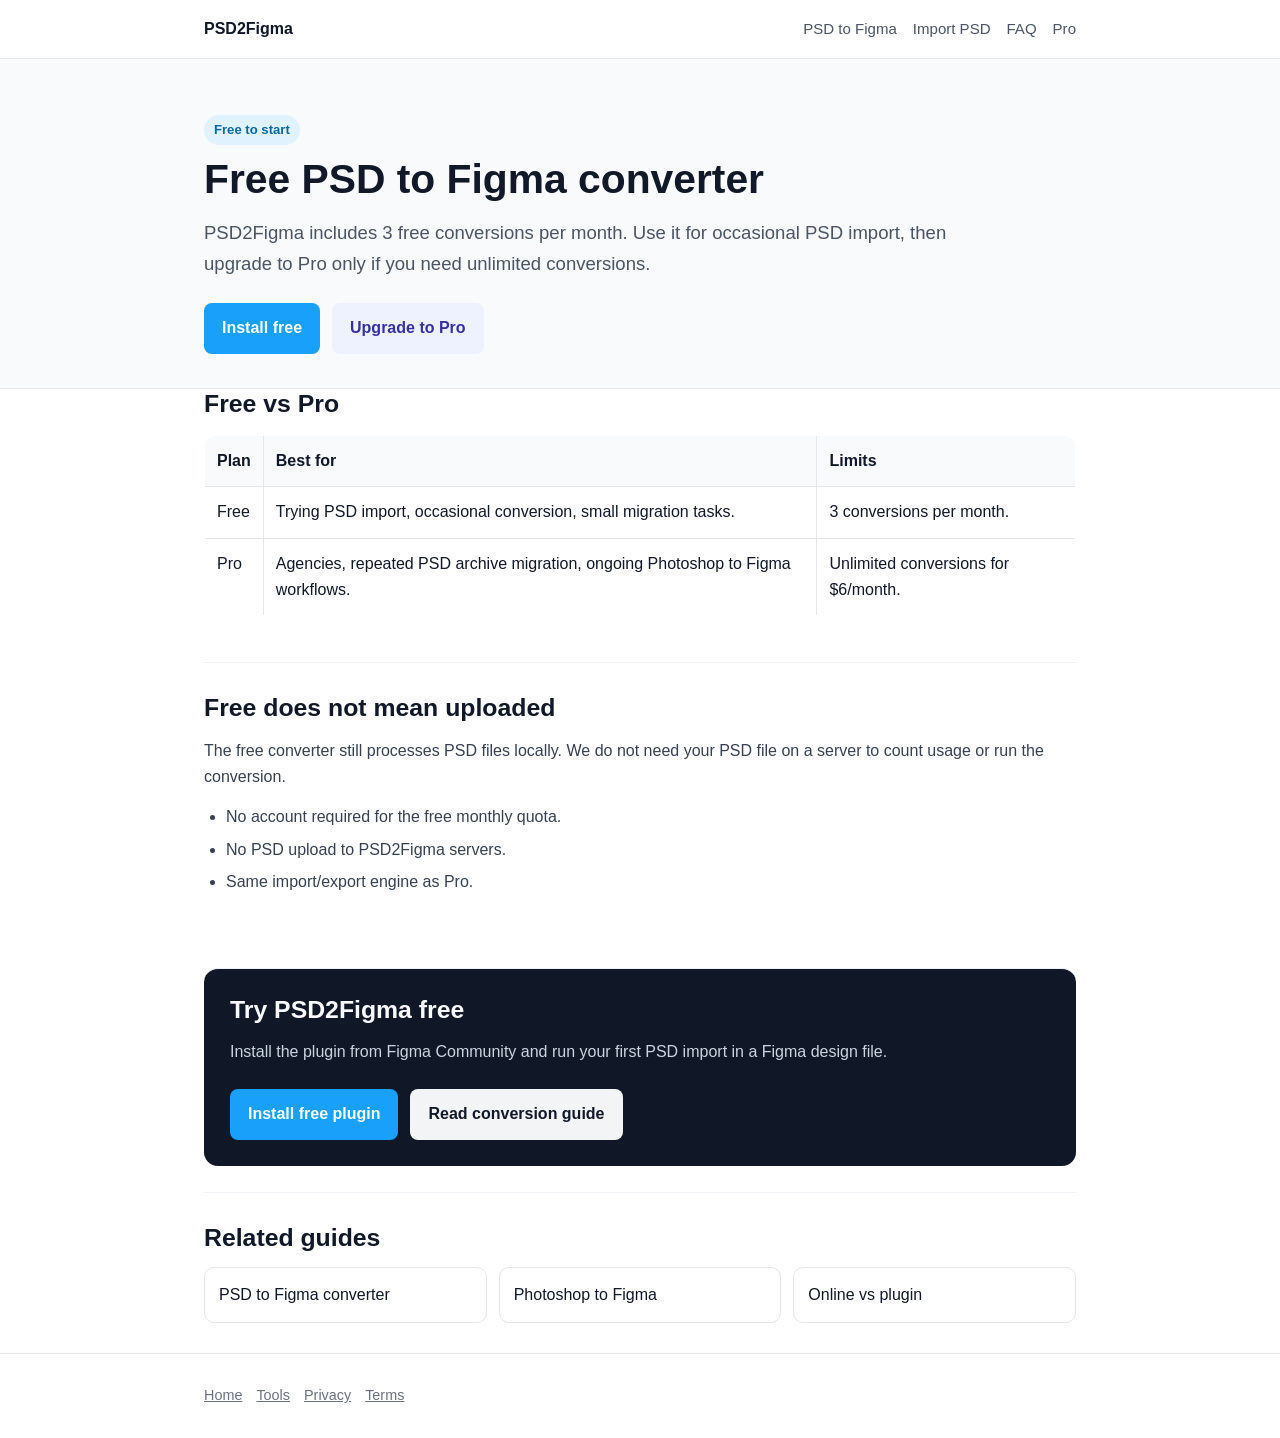
<file: free-psd-to-figma-converter.html>
<!DOCTYPE html>
<html lang="en">
<head>
<meta charset="UTF-8">
<meta name="viewport" content="width=device-width, initial-scale=1.0">
<title>Free PSD to Figma Converter | 3 Free Conversions</title>
<meta name="description" content="Use PSD2Figma as a free PSD to Figma converter for 3 monthly conversions. Upgrade to Pro only when you need unlimited import and export.">
<link rel="canonical" href="https://psd2figma.cloud/free-psd-to-figma-converter.html">
<link rel="stylesheet" href="seo.css">
<link rel="icon" type="image/png" href="favicon.png">
<meta property="og:title" content="Free PSD to Figma Converter | 3 Free Conversions">
<meta property="og:description" content="Use PSD2Figma as a free PSD to Figma converter for 3 monthly conversions. Upgrade to Pro only when you need unlimited import and export.">
<meta property="og:type" content="website">
<meta property="og:url" content="https://psd2figma.cloud/free-psd-to-figma-converter.html">
<meta property="og:image" content="https://psd2figma.cloud/og-image.png">
<meta name="twitter:card" content="summary_large_image">
<meta name="twitter:image" content="https://psd2figma.cloud/og-image.png">
</head>
<body>
<nav class="nav"><div class="wrap"><a class="brand" href="index.html">PSD2Figma</a><div class="nav-links"><a href="psd-to-figma.html">PSD to Figma</a><a href="import-psd-to-figma.html">Import PSD</a><a href="faq.html">FAQ</a><a href="checkout.html">Pro</a></div></div></nav>
<header class="hero"><div class="wrap"><span class="eyebrow">Free to start</span><h1>Free PSD to Figma converter</h1><p class="lede">PSD2Figma includes 3 free conversions per month. Use it for occasional PSD import, then upgrade to Pro only if you need unlimited conversions.</p><div class="actions"><a class="button" href="https://www.figma.com/community/plugin/1638574341047573772">Install free</a><a class="button secondary" href="checkout.html">Upgrade to Pro</a></div></div></header>
<main class="wrap">
<section><h2>Free vs Pro</h2><table class="compare"><tr><th>Plan</th><th>Best for</th><th>Limits</th></tr><tr><td>Free</td><td>Trying PSD import, occasional conversion, small migration tasks.</td><td>3 conversions per month.</td></tr><tr><td>Pro</td><td>Agencies, repeated PSD archive migration, ongoing Photoshop to Figma workflows.</td><td>Unlimited conversions for $6/month.</td></tr></table></section>
<section><h2>Free does not mean uploaded</h2><p>The free converter still processes PSD files locally. We do not need your PSD file on a server to count usage or run the conversion.</p><ul><li>No account required for the free monthly quota.</li><li>No PSD upload to PSD2Figma servers.</li><li>Same import/export engine as Pro.</li></ul></section>
<section class="cta-panel"><h2>Try PSD2Figma free</h2><p>Install the plugin from Figma Community and run your first PSD import in a Figma design file.</p><div class="actions"><a class="button" href="https://www.figma.com/community/plugin/1638574341047573772">Install free plugin</a><a class="button ghost" href="convert-psd-to-figma.html">Read conversion guide</a></div></section>
<section><h2>Related guides</h2><div class="related"><a href="psd-to-figma.html">PSD to Figma converter</a><a href="photoshop-to-figma.html">Photoshop to Figma</a><a href="psd-to-figma-online-vs-plugin.html">Online vs plugin</a></div></section>
</main>
<footer><div class="wrap"><a href="index.html">Home</a><a href="tools.html">Tools</a><a href="privacy.html">Privacy</a><a href="terms.html">Terms</a></div></footer>
</body>
</html>
</file>
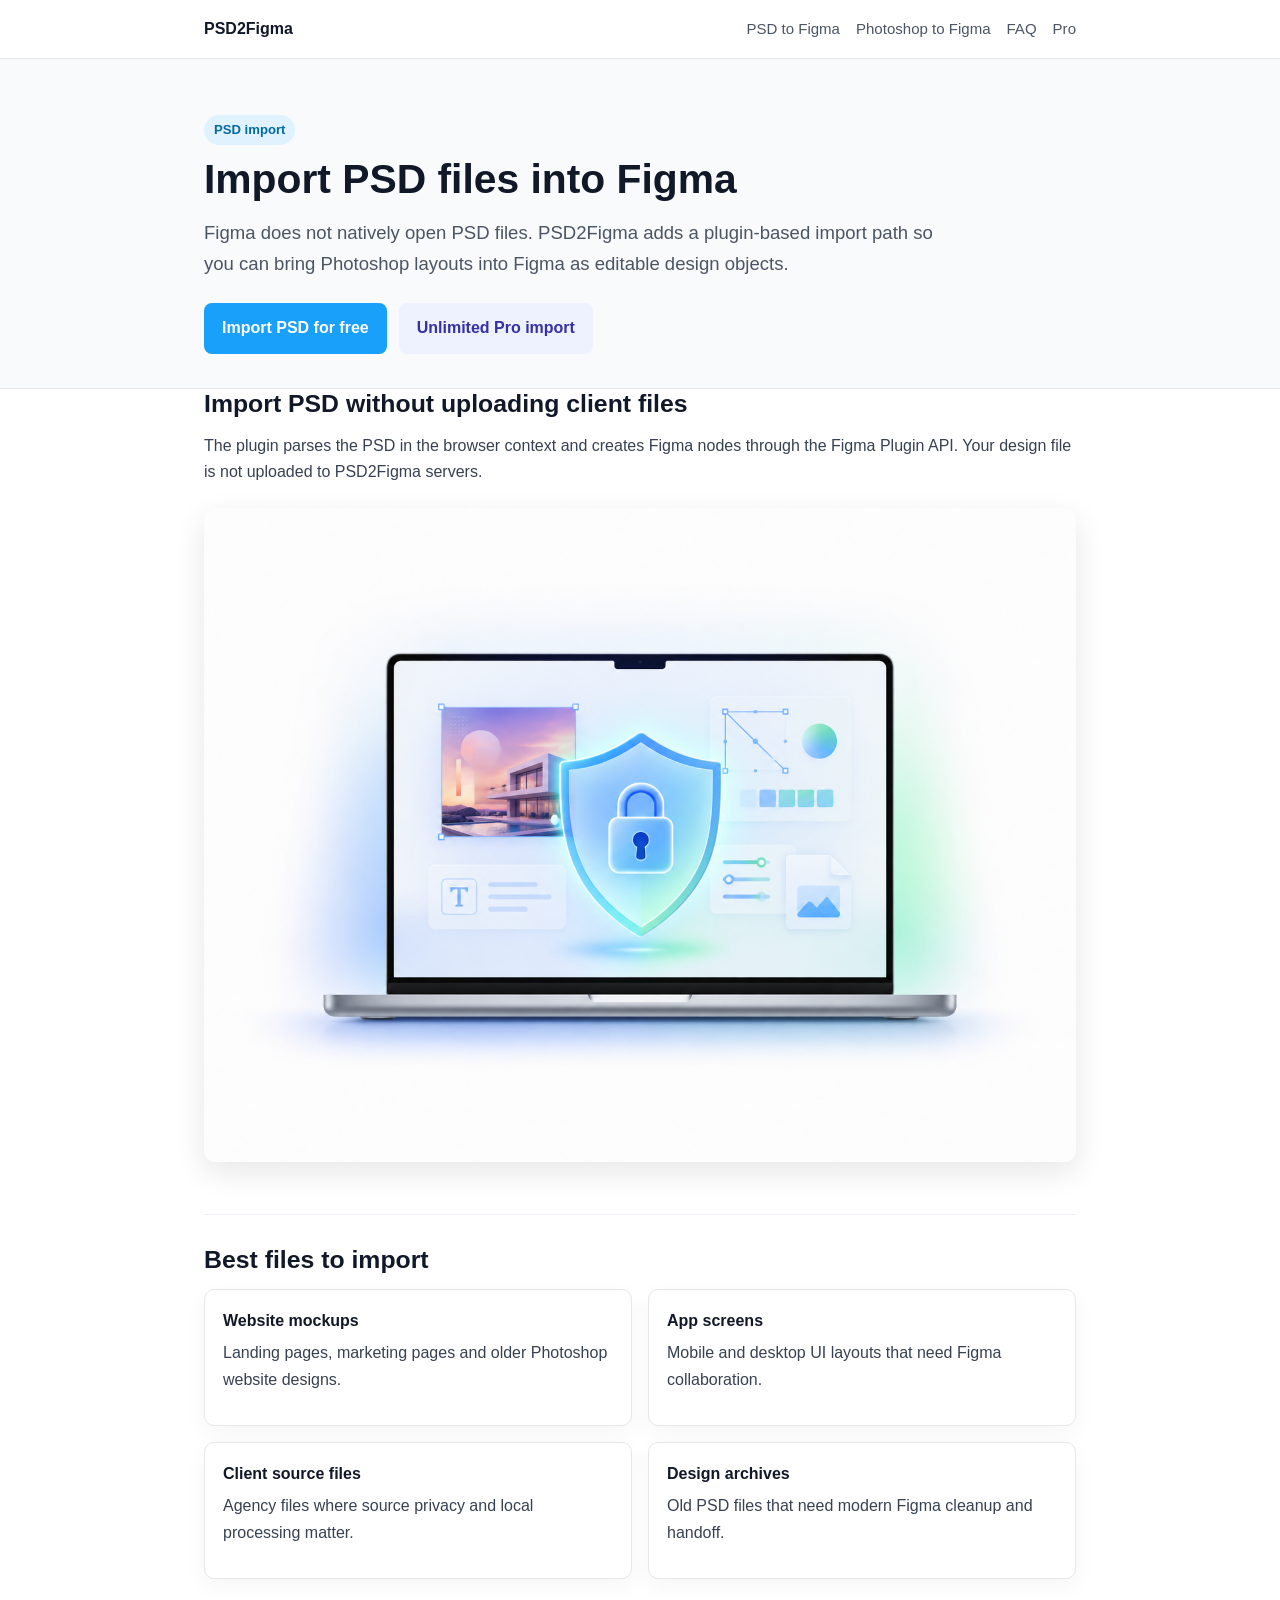
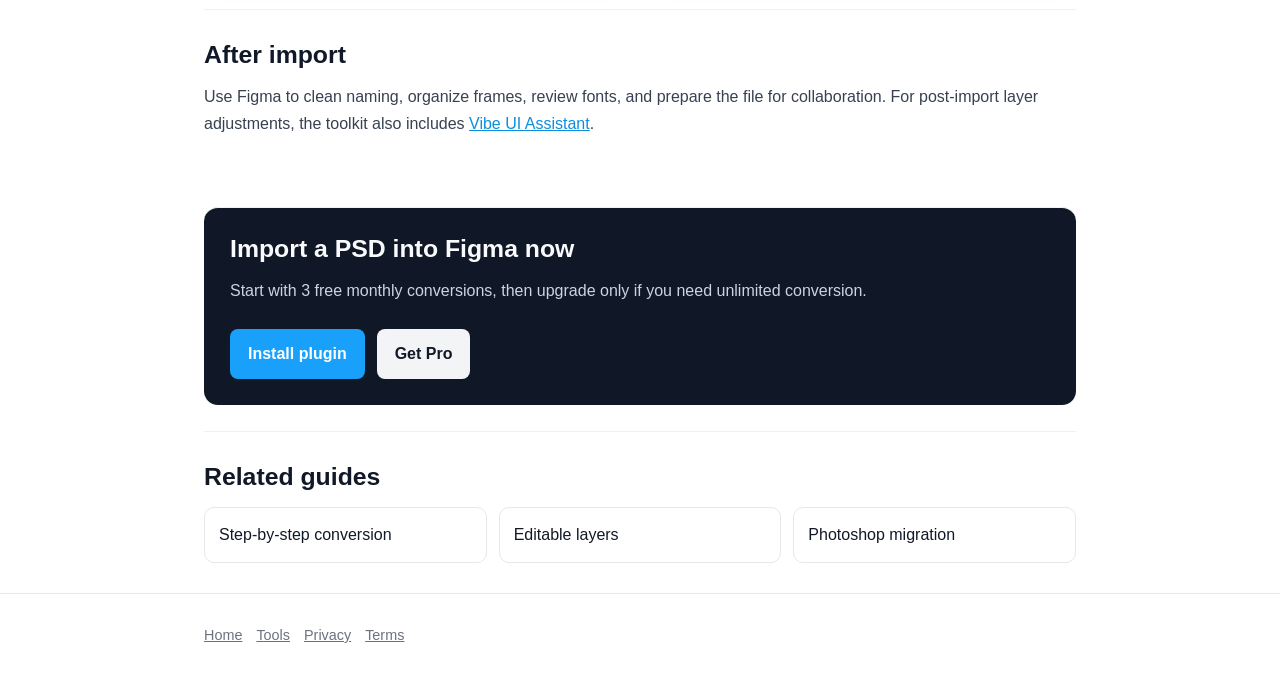
<file: import-psd-to-figma.html>
<!DOCTYPE html>
<html lang="en">
<head>
<meta charset="UTF-8">
<meta name="viewport" content="width=device-width, initial-scale=1.0">
<title>Import PSD to Figma | Free Local PSD Import Plugin</title>
<meta name="description" content="Import PSD files into Figma with editable layers using PSD2Figma. Free local PSD import plugin with Pro unlimited conversions.">
<link rel="canonical" href="https://psd2figma.cloud/import-psd-to-figma.html">
<link rel="stylesheet" href="seo.css">
<link rel="icon" type="image/png" href="favicon.png">
<meta property="og:title" content="Import PSD to Figma | Free Local PSD Import Plugin">
<meta property="og:description" content="Import PSD files into Figma with editable layers using PSD2Figma. Free local PSD import plugin with Pro unlimited conversions.">
<meta property="og:type" content="website">
<meta property="og:url" content="https://psd2figma.cloud/import-psd-to-figma.html">
<meta property="og:image" content="https://psd2figma.cloud/og-image.png">
<meta name="twitter:card" content="summary_large_image">
<meta name="twitter:image" content="https://psd2figma.cloud/og-image.png">
</head>
<body>
<nav class="nav"><div class="wrap"><a class="brand" href="index.html">PSD2Figma</a><div class="nav-links"><a href="psd-to-figma.html">PSD to Figma</a><a href="photoshop-to-figma.html">Photoshop to Figma</a><a href="faq.html">FAQ</a><a href="checkout.html">Pro</a></div></div></nav>
<header class="hero"><div class="wrap"><span class="eyebrow">PSD import</span><h1>Import PSD files into Figma</h1><p class="lede">Figma does not natively open PSD files. PSD2Figma adds a plugin-based import path so you can bring Photoshop layouts into Figma as editable design objects.</p><div class="actions"><a class="button" href="https://www.figma.com/community/plugin/1638574341047573772">Import PSD for free</a><a class="button secondary" href="checkout.html">Unlimited Pro import</a></div></div></header>
<main class="wrap">
<section><h2>Import PSD without uploading client files</h2><p>The plugin parses the PSD in the browser context and creates Figma nodes through the Figma Plugin API. Your design file is not uploaded to PSD2Figma servers.</p><img class="media" src="privacy.png" alt="PSD files are processed locally and not uploaded"></section>
<section><h2>Best files to import</h2><div class="grid"><div class="card"><strong>Website mockups</strong><p>Landing pages, marketing pages and older Photoshop website designs.</p></div><div class="card"><strong>App screens</strong><p>Mobile and desktop UI layouts that need Figma collaboration.</p></div><div class="card"><strong>Client source files</strong><p>Agency files where source privacy and local processing matter.</p></div><div class="card"><strong>Design archives</strong><p>Old PSD files that need modern Figma cleanup and handoff.</p></div></div></section>
<section><h2>After import</h2><p>Use Figma to clean naming, organize frames, review fonts, and prepare the file for collaboration. For post-import layer adjustments, the toolkit also includes <a href="https://vibe-ui.psd2figma.cloud">Vibe UI Assistant</a>.</p></section>
<section class="cta-panel"><h2>Import a PSD into Figma now</h2><p>Start with 3 free monthly conversions, then upgrade only if you need unlimited conversion.</p><div class="actions"><a class="button" href="https://www.figma.com/community/plugin/1638574341047573772">Install plugin</a><a class="button ghost" href="checkout.html">Get Pro</a></div></section>
<section><h2>Related guides</h2><div class="related"><a href="convert-psd-to-figma.html">Step-by-step conversion</a><a href="psd-to-figma-with-layers.html">Editable layers</a><a href="photoshop-to-figma.html">Photoshop migration</a></div></section>
</main>
<footer><div class="wrap"><a href="index.html">Home</a><a href="tools.html">Tools</a><a href="privacy.html">Privacy</a><a href="terms.html">Terms</a></div></footer>
</body>
</html>
</file>
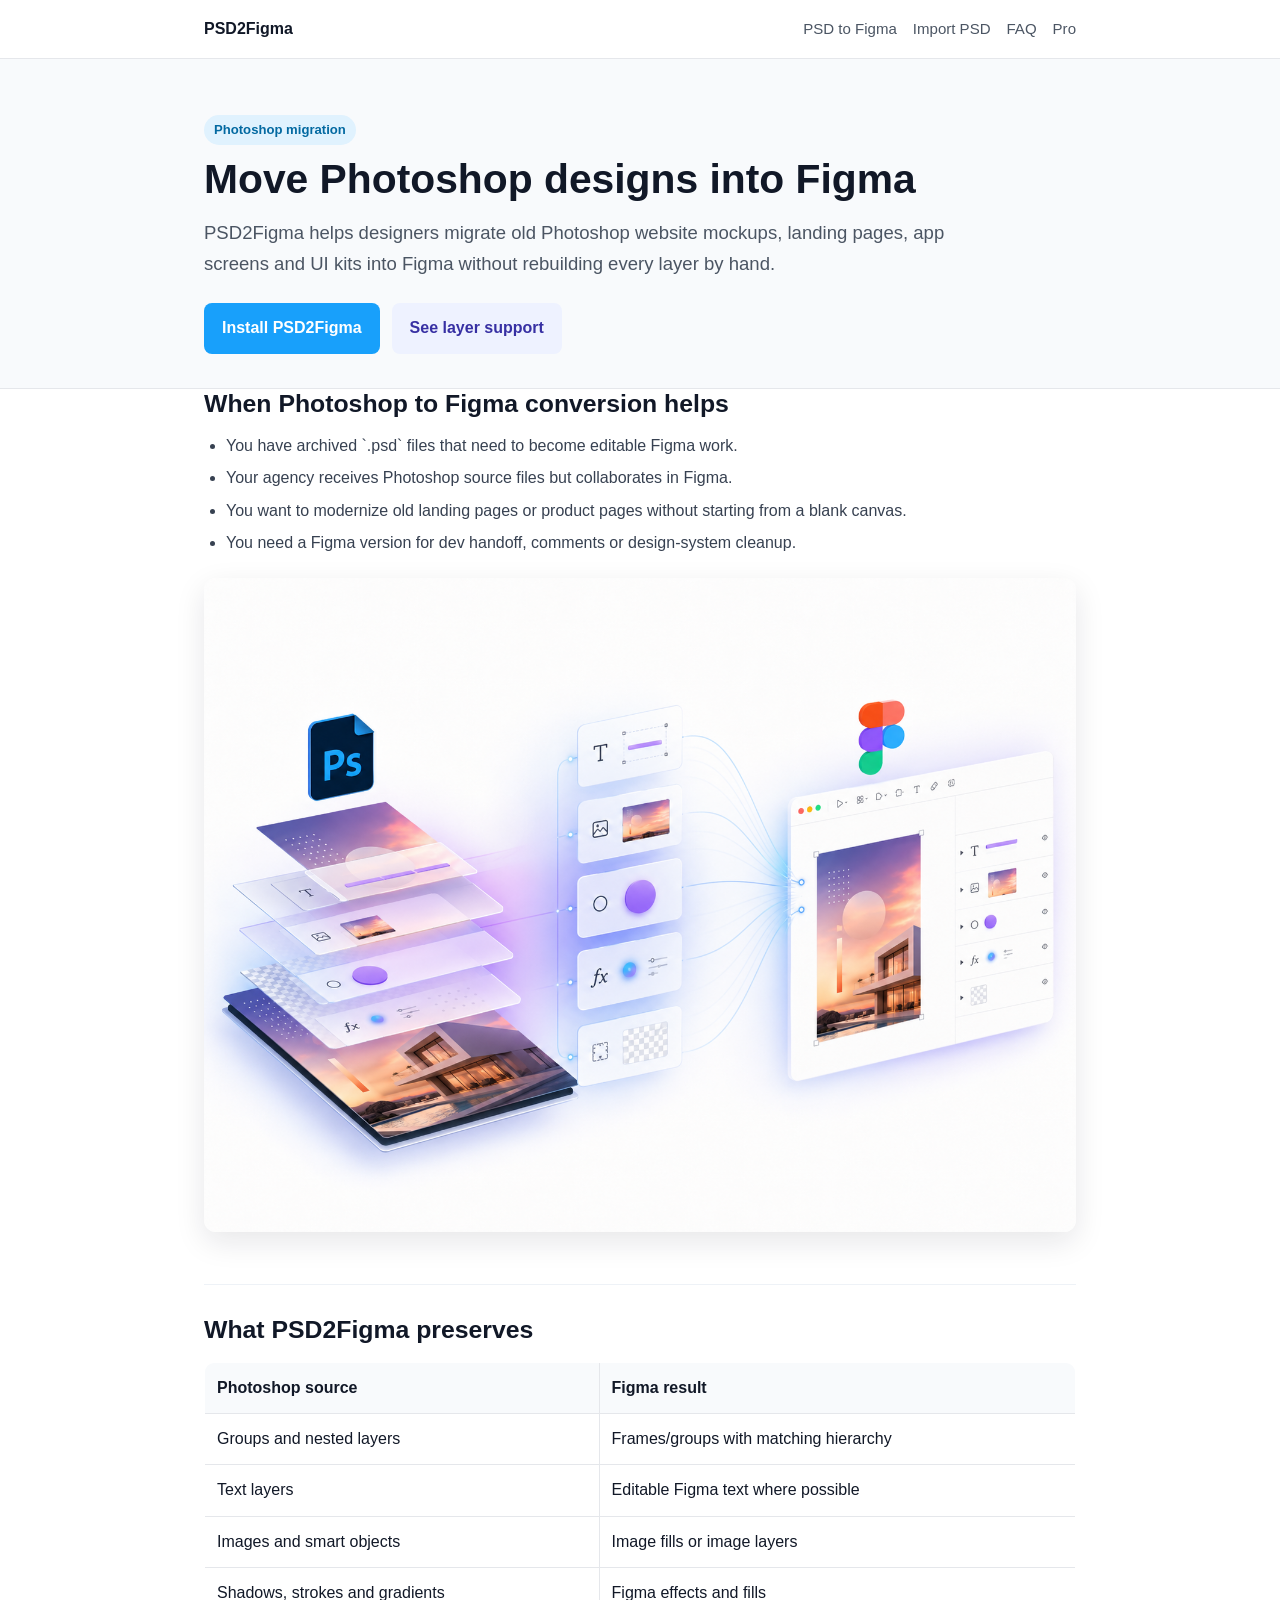
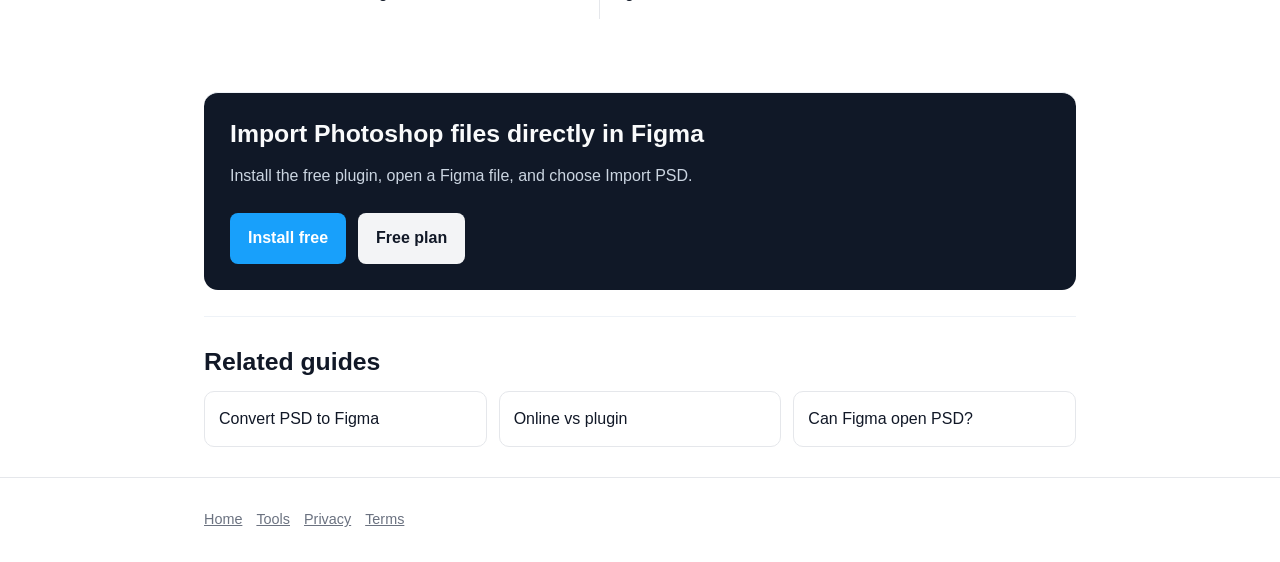
<file: photoshop-to-figma.html>
<!DOCTYPE html>
<html lang="en">
<head>
<meta charset="UTF-8">
<meta name="viewport" content="width=device-width, initial-scale=1.0">
<title>Photoshop to Figma | Move PSD Designs Into Figma</title>
<meta name="description" content="Move Photoshop designs into Figma with PSD2Figma. Import PSD layers, text, effects and components locally using a free Figma plugin.">
<link rel="canonical" href="https://psd2figma.cloud/photoshop-to-figma.html">
<link rel="stylesheet" href="seo.css">
<link rel="icon" type="image/png" href="favicon.png">
<meta property="og:title" content="Photoshop to Figma | Move PSD Designs Into Figma">
<meta property="og:description" content="Move Photoshop designs into Figma with PSD2Figma. Import PSD layers, text, effects and components locally using a free Figma plugin.">
<meta property="og:type" content="website">
<meta property="og:url" content="https://psd2figma.cloud/photoshop-to-figma.html">
<meta property="og:image" content="https://psd2figma.cloud/og-image.png">
<meta name="twitter:card" content="summary_large_image">
<meta name="twitter:image" content="https://psd2figma.cloud/og-image.png">
</head>
<body>
<nav class="nav"><div class="wrap"><a class="brand" href="index.html">PSD2Figma</a><div class="nav-links"><a href="psd-to-figma.html">PSD to Figma</a><a href="import-psd-to-figma.html">Import PSD</a><a href="faq.html">FAQ</a><a href="checkout.html">Pro</a></div></div></nav>
<header class="hero"><div class="wrap"><span class="eyebrow">Photoshop migration</span><h1>Move Photoshop designs into Figma</h1><p class="lede">PSD2Figma helps designers migrate old Photoshop website mockups, landing pages, app screens and UI kits into Figma without rebuilding every layer by hand.</p><div class="actions"><a class="button" href="https://www.figma.com/community/plugin/1638574341047573772">Install PSD2Figma</a><a class="button secondary" href="psd-to-figma-with-layers.html">See layer support</a></div></div></header>
<main class="wrap">
<section><h2>When Photoshop to Figma conversion helps</h2><ul><li>You have archived `.psd` files that need to become editable Figma work.</li><li>Your agency receives Photoshop source files but collaborates in Figma.</li><li>You want to modernize old landing pages or product pages without starting from a blank canvas.</li><li>You need a Figma version for dev handoff, comments or design-system cleanup.</li></ul><img class="media" src="import.png" alt="Photoshop PSD file imported into Figma"></section>
<section><h2>What PSD2Figma preserves</h2><table class="compare"><tr><th>Photoshop source</th><th>Figma result</th></tr><tr><td>Groups and nested layers</td><td>Frames/groups with matching hierarchy</td></tr><tr><td>Text layers</td><td>Editable Figma text where possible</td></tr><tr><td>Images and smart objects</td><td>Image fills or image layers</td></tr><tr><td>Shadows, strokes and gradients</td><td>Figma effects and fills</td></tr></table></section>
<section class="cta-panel"><h2>Import Photoshop files directly in Figma</h2><p>Install the free plugin, open a Figma file, and choose Import PSD.</p><div class="actions"><a class="button" href="https://www.figma.com/community/plugin/1638574341047573772">Install free</a><a class="button ghost" href="free-psd-to-figma-converter.html">Free plan</a></div></section>
<section><h2>Related guides</h2><div class="related"><a href="convert-psd-to-figma.html">Convert PSD to Figma</a><a href="psd-to-figma-online-vs-plugin.html">Online vs plugin</a><a href="faq.html">Can Figma open PSD?</a></div></section>
</main>
<footer><div class="wrap"><a href="index.html">Home</a><a href="tools.html">Tools</a><a href="privacy.html">Privacy</a><a href="terms.html">Terms</a></div></footer>
</body>
</html>
</file>
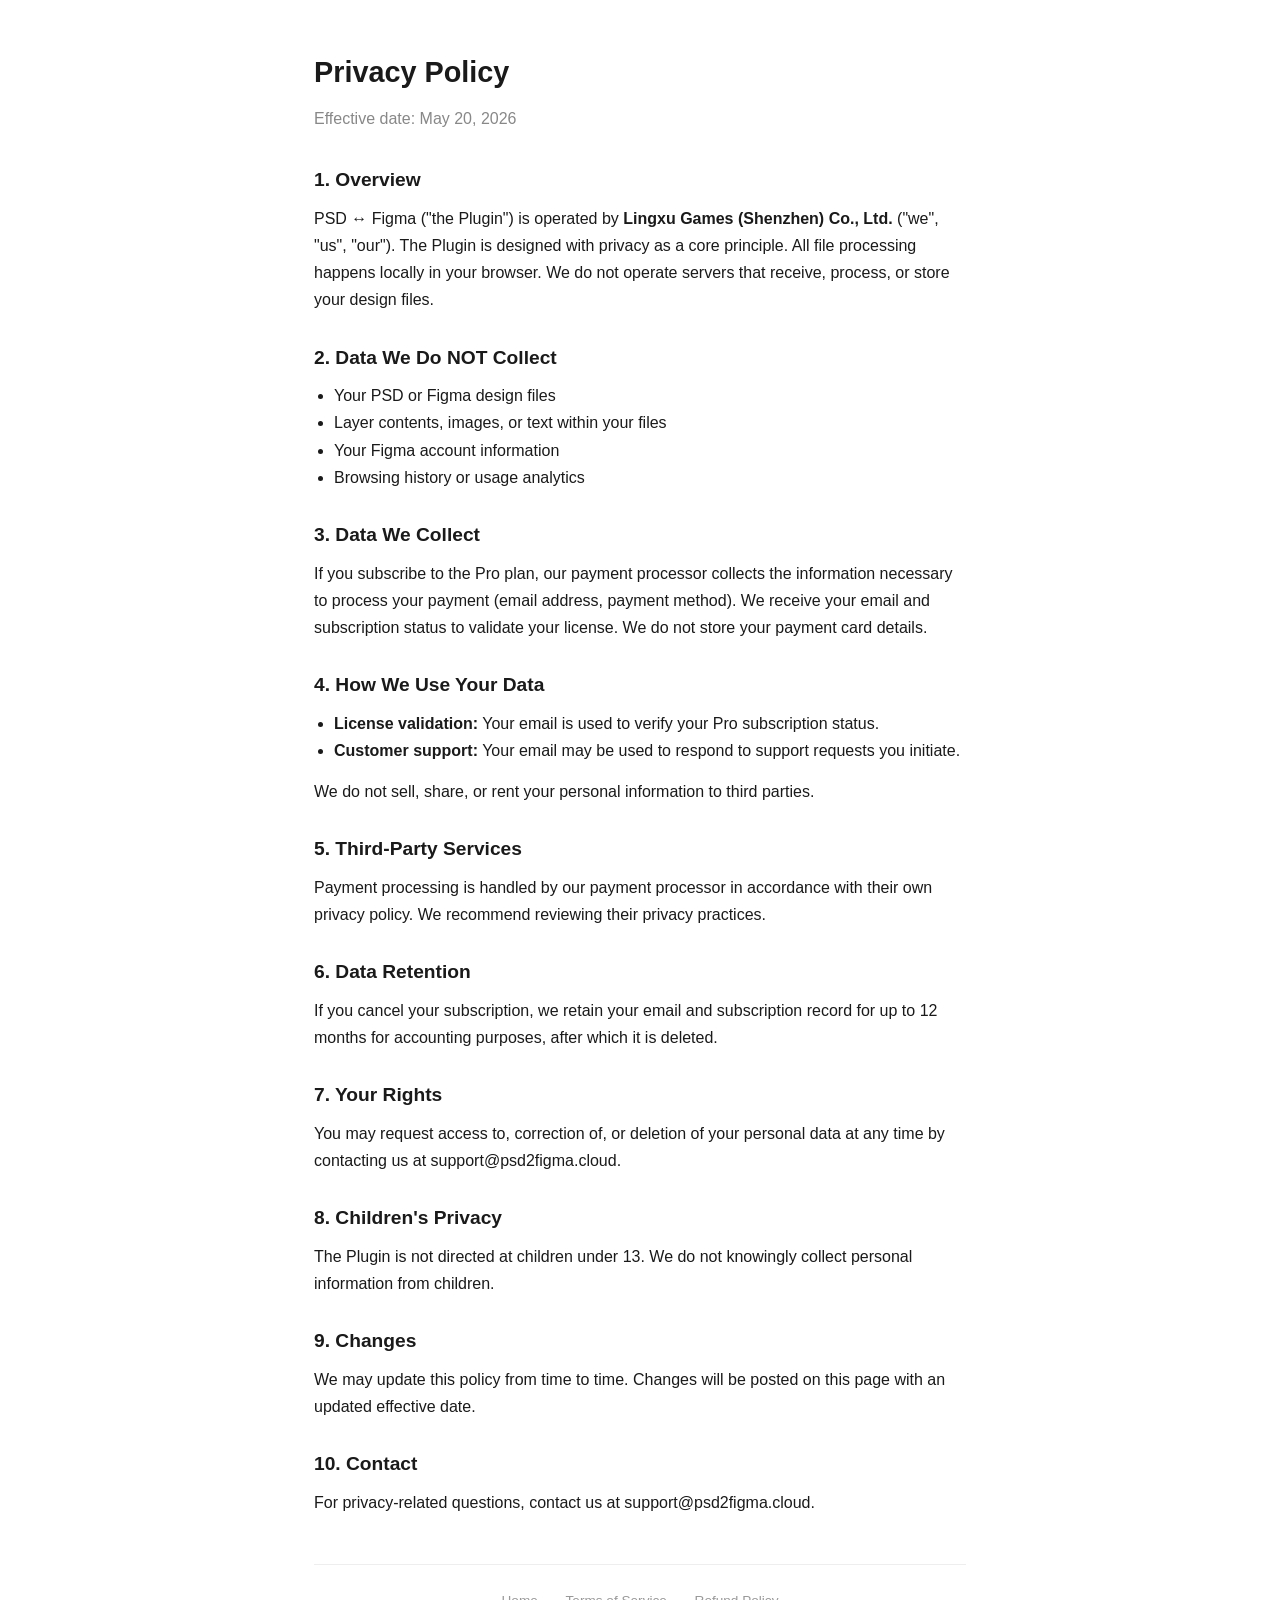
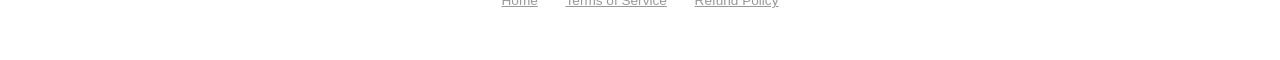
<file: privacy.html>
<!DOCTYPE html>
<html lang="en">
<head>
<meta charset="UTF-8">
<meta name="viewport" content="width=device-width, initial-scale=1.0">
<title>Privacy Policy — PSD ↔ Figma</title>
<style>
*{margin:0;padding:0;box-sizing:border-box}
body{font-family:-apple-system,BlinkMacSystemFont,'Segoe UI',Roboto,sans-serif;color:#1a1a1a;line-height:1.7;background:#fff}
.container{max-width:700px;margin:0 auto;padding:48px 24px}
h1{font-size:1.8rem;margin-bottom:8px}
.date{color:#888;margin-bottom:32px;display:block}
h2{font-size:1.2rem;margin:28px 0 8px}
p,ul{margin-bottom:14px}
ul{padding-left:20px}
a{color:#18A0FB}
footer{margin-top:48px;padding-top:24px;border-top:1px solid #eee;text-align:center;color:#999;font-size:0.85rem}
footer a{color:#999;margin:0 12px}
</style>
<link rel="icon" type="image/png" href="favicon.png">
<meta property="og:title" content="Privacy Policy — PSD ↔ Figma">
<meta property="og:description" content="Free PSD to Figma converter plugin with editable layers and local processing.">
<meta property="og:type" content="website">
<meta property="og:url" content="https://psd2figma.cloud/privacy.html">
<meta property="og:image" content="https://psd2figma.cloud/og-image.png">
<meta name="twitter:card" content="summary_large_image">
<meta name="twitter:image" content="https://psd2figma.cloud/og-image.png">
</head>
<body>
<div class="container">
<h1>Privacy Policy</h1>
<span class="date">Effective date: May 20, 2026</span>

<h2>1. Overview</h2>
<p>PSD ↔ Figma ("the Plugin") is operated by <strong>Lingxu Games (Shenzhen) Co., Ltd.</strong> ("we", "us", "our"). The Plugin is designed with privacy as a core principle. All file processing happens locally in your browser. We do not operate servers that receive, process, or store your design files.</p>

<h2>2. Data We Do NOT Collect</h2>
<ul>
<li>Your PSD or Figma design files</li>
<li>Layer contents, images, or text within your files</li>
<li>Your Figma account information</li>
<li>Browsing history or usage analytics</li>
</ul>

<h2>3. Data We Collect</h2>
<p>If you subscribe to the Pro plan, our payment processor collects the information necessary to process your payment (email address, payment method). We receive your email and subscription status to validate your license. We do not store your payment card details.</p>

<h2>4. How We Use Your Data</h2>
<ul>
<li><strong>License validation:</strong> Your email is used to verify your Pro subscription status.</li>
<li><strong>Customer support:</strong> Your email may be used to respond to support requests you initiate.</li>
</ul>
<p>We do not sell, share, or rent your personal information to third parties.</p>

<h2>5. Third-Party Services</h2>
<p>Payment processing is handled by our payment processor in accordance with their own privacy policy. We recommend reviewing their privacy practices.</p>

<h2>6. Data Retention</h2>
<p>If you cancel your subscription, we retain your email and subscription record for up to 12 months for accounting purposes, after which it is deleted.</p>

<h2>7. Your Rights</h2>
<p>You may request access to, correction of, or deletion of your personal data at any time by contacting us at support@psd2figma.cloud.</p>

<h2>8. Children's Privacy</h2>
<p>The Plugin is not directed at children under 13. We do not knowingly collect personal information from children.</p>

<h2>9. Changes</h2>
<p>We may update this policy from time to time. Changes will be posted on this page with an updated effective date.</p>

<h2>10. Contact</h2>
<p>For privacy-related questions, contact us at support@psd2figma.cloud.</p>

<footer>
<a href="index.html">Home</a>
<a href="terms.html">Terms of Service</a>
<a href="refund.html">Refund Policy</a>
</footer>
</div>
</body>
</html>
</file>
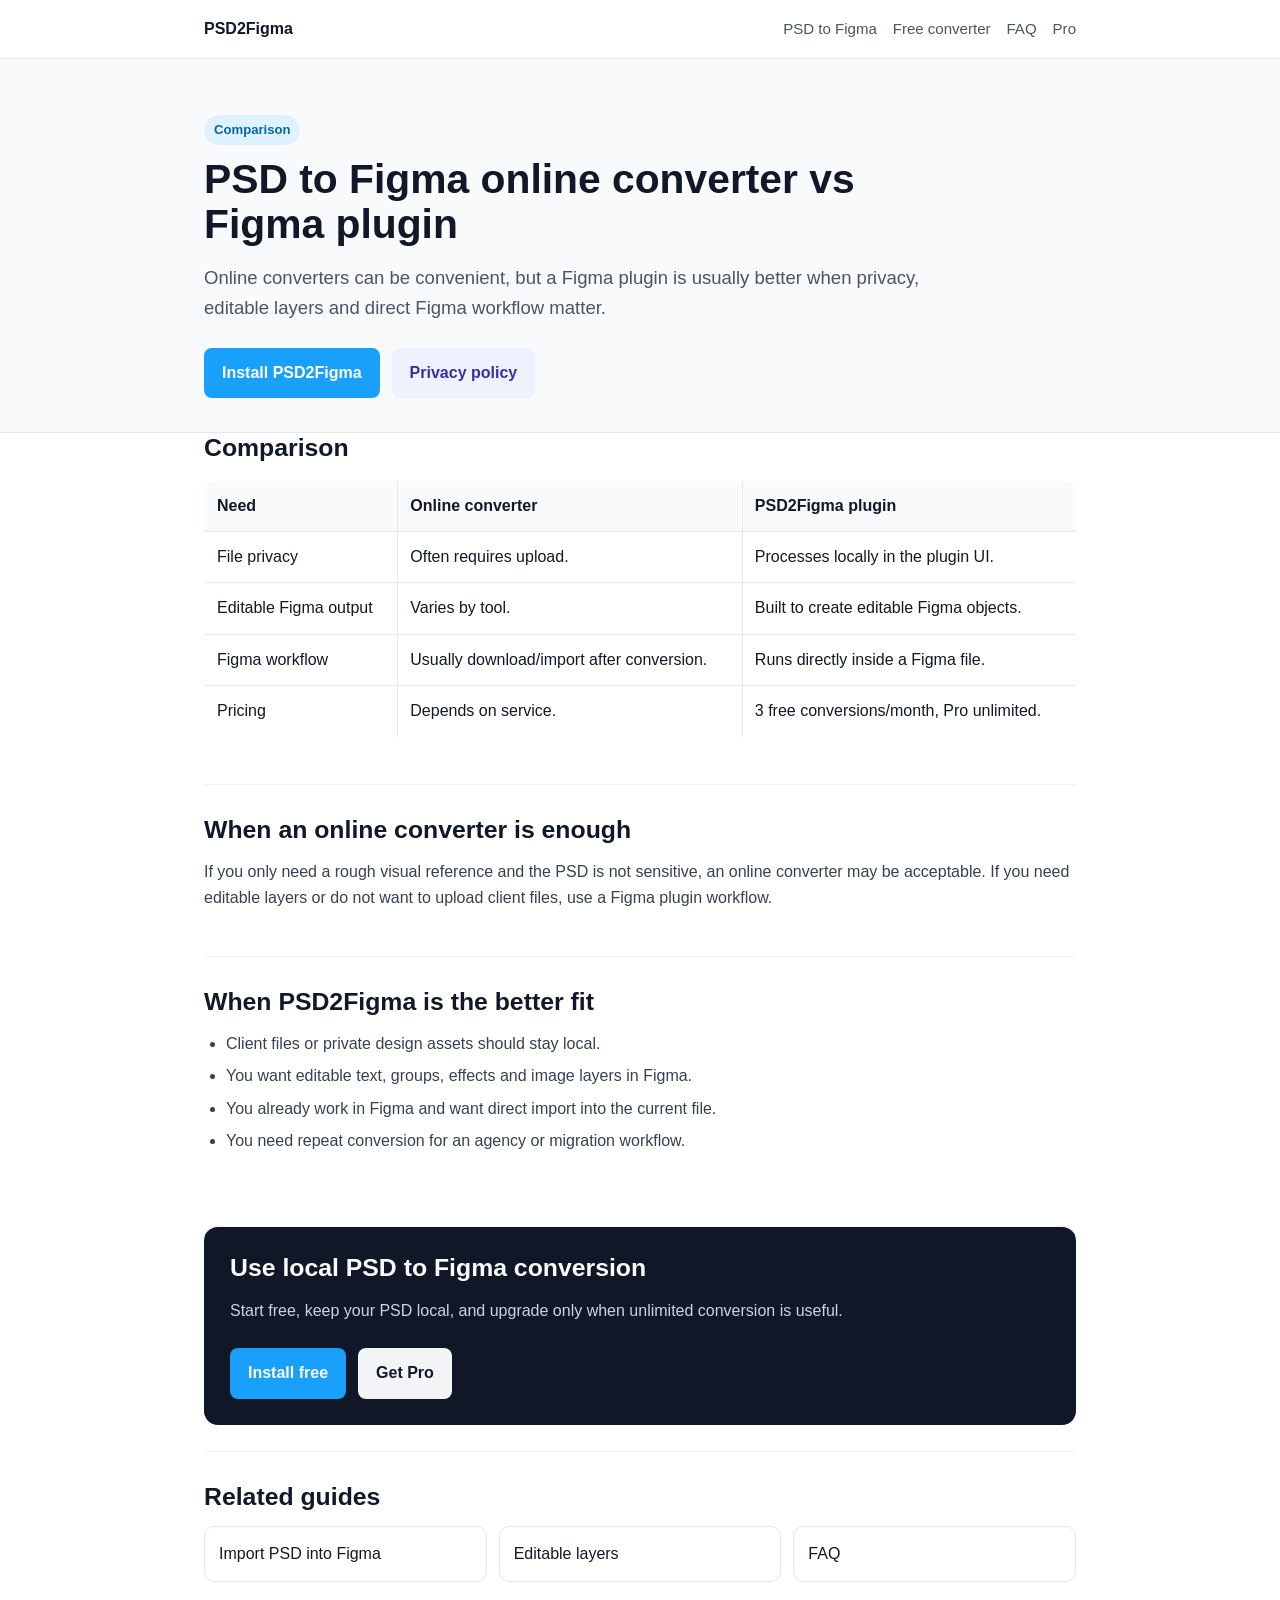
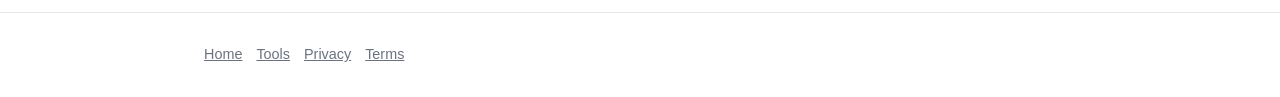
<file: psd-to-figma-online-vs-plugin.html>
<!DOCTYPE html>
<html lang="en">
<head>
<meta charset="UTF-8">
<meta name="viewport" content="width=device-width, initial-scale=1.0">
<title>PSD to Figma Online vs Plugin | Local PSD Conversion</title>
<meta name="description" content="Compare online PSD to Figma converters with a Figma plugin workflow. PSD2Figma processes files locally and creates editable Figma layers.">
<link rel="canonical" href="https://psd2figma.cloud/psd-to-figma-online-vs-plugin.html">
<link rel="stylesheet" href="seo.css">
<link rel="icon" type="image/png" href="favicon.png">
<meta property="og:title" content="PSD to Figma Online vs Plugin | Local PSD Conversion">
<meta property="og:description" content="Compare online PSD to Figma converters with a Figma plugin workflow. PSD2Figma processes files locally and creates editable Figma layers.">
<meta property="og:type" content="website">
<meta property="og:url" content="https://psd2figma.cloud/psd-to-figma-online-vs-plugin.html">
<meta property="og:image" content="https://psd2figma.cloud/og-image.png">
<meta name="twitter:card" content="summary_large_image">
<meta name="twitter:image" content="https://psd2figma.cloud/og-image.png">
</head>
<body>
<nav class="nav"><div class="wrap"><a class="brand" href="index.html">PSD2Figma</a><div class="nav-links"><a href="psd-to-figma.html">PSD to Figma</a><a href="free-psd-to-figma-converter.html">Free converter</a><a href="faq.html">FAQ</a><a href="checkout.html">Pro</a></div></div></nav>
<header class="hero"><div class="wrap"><span class="eyebrow">Comparison</span><h1>PSD to Figma online converter vs Figma plugin</h1><p class="lede">Online converters can be convenient, but a Figma plugin is usually better when privacy, editable layers and direct Figma workflow matter.</p><div class="actions"><a class="button" href="https://www.figma.com/community/plugin/1638574341047573772">Install PSD2Figma</a><a class="button secondary" href="privacy.html">Privacy policy</a></div></div></header>
<main class="wrap">
<section><h2>Comparison</h2><table class="compare"><tr><th>Need</th><th>Online converter</th><th>PSD2Figma plugin</th></tr><tr><td>File privacy</td><td>Often requires upload.</td><td>Processes locally in the plugin UI.</td></tr><tr><td>Editable Figma output</td><td>Varies by tool.</td><td>Built to create editable Figma objects.</td></tr><tr><td>Figma workflow</td><td>Usually download/import after conversion.</td><td>Runs directly inside a Figma file.</td></tr><tr><td>Pricing</td><td>Depends on service.</td><td>3 free conversions/month, Pro unlimited.</td></tr></table></section>
<section><h2>When an online converter is enough</h2><p>If you only need a rough visual reference and the PSD is not sensitive, an online converter may be acceptable. If you need editable layers or do not want to upload client files, use a Figma plugin workflow.</p></section>
<section><h2>When PSD2Figma is the better fit</h2><ul><li>Client files or private design assets should stay local.</li><li>You want editable text, groups, effects and image layers in Figma.</li><li>You already work in Figma and want direct import into the current file.</li><li>You need repeat conversion for an agency or migration workflow.</li></ul></section>
<section class="cta-panel"><h2>Use local PSD to Figma conversion</h2><p>Start free, keep your PSD local, and upgrade only when unlimited conversion is useful.</p><div class="actions"><a class="button" href="https://www.figma.com/community/plugin/1638574341047573772">Install free</a><a class="button ghost" href="checkout.html">Get Pro</a></div></section>
<section><h2>Related guides</h2><div class="related"><a href="import-psd-to-figma.html">Import PSD into Figma</a><a href="psd-to-figma-with-layers.html">Editable layers</a><a href="faq.html">FAQ</a></div></section>
</main>
<footer><div class="wrap"><a href="index.html">Home</a><a href="tools.html">Tools</a><a href="privacy.html">Privacy</a><a href="terms.html">Terms</a></div></footer>
</body>
</html>
</file>
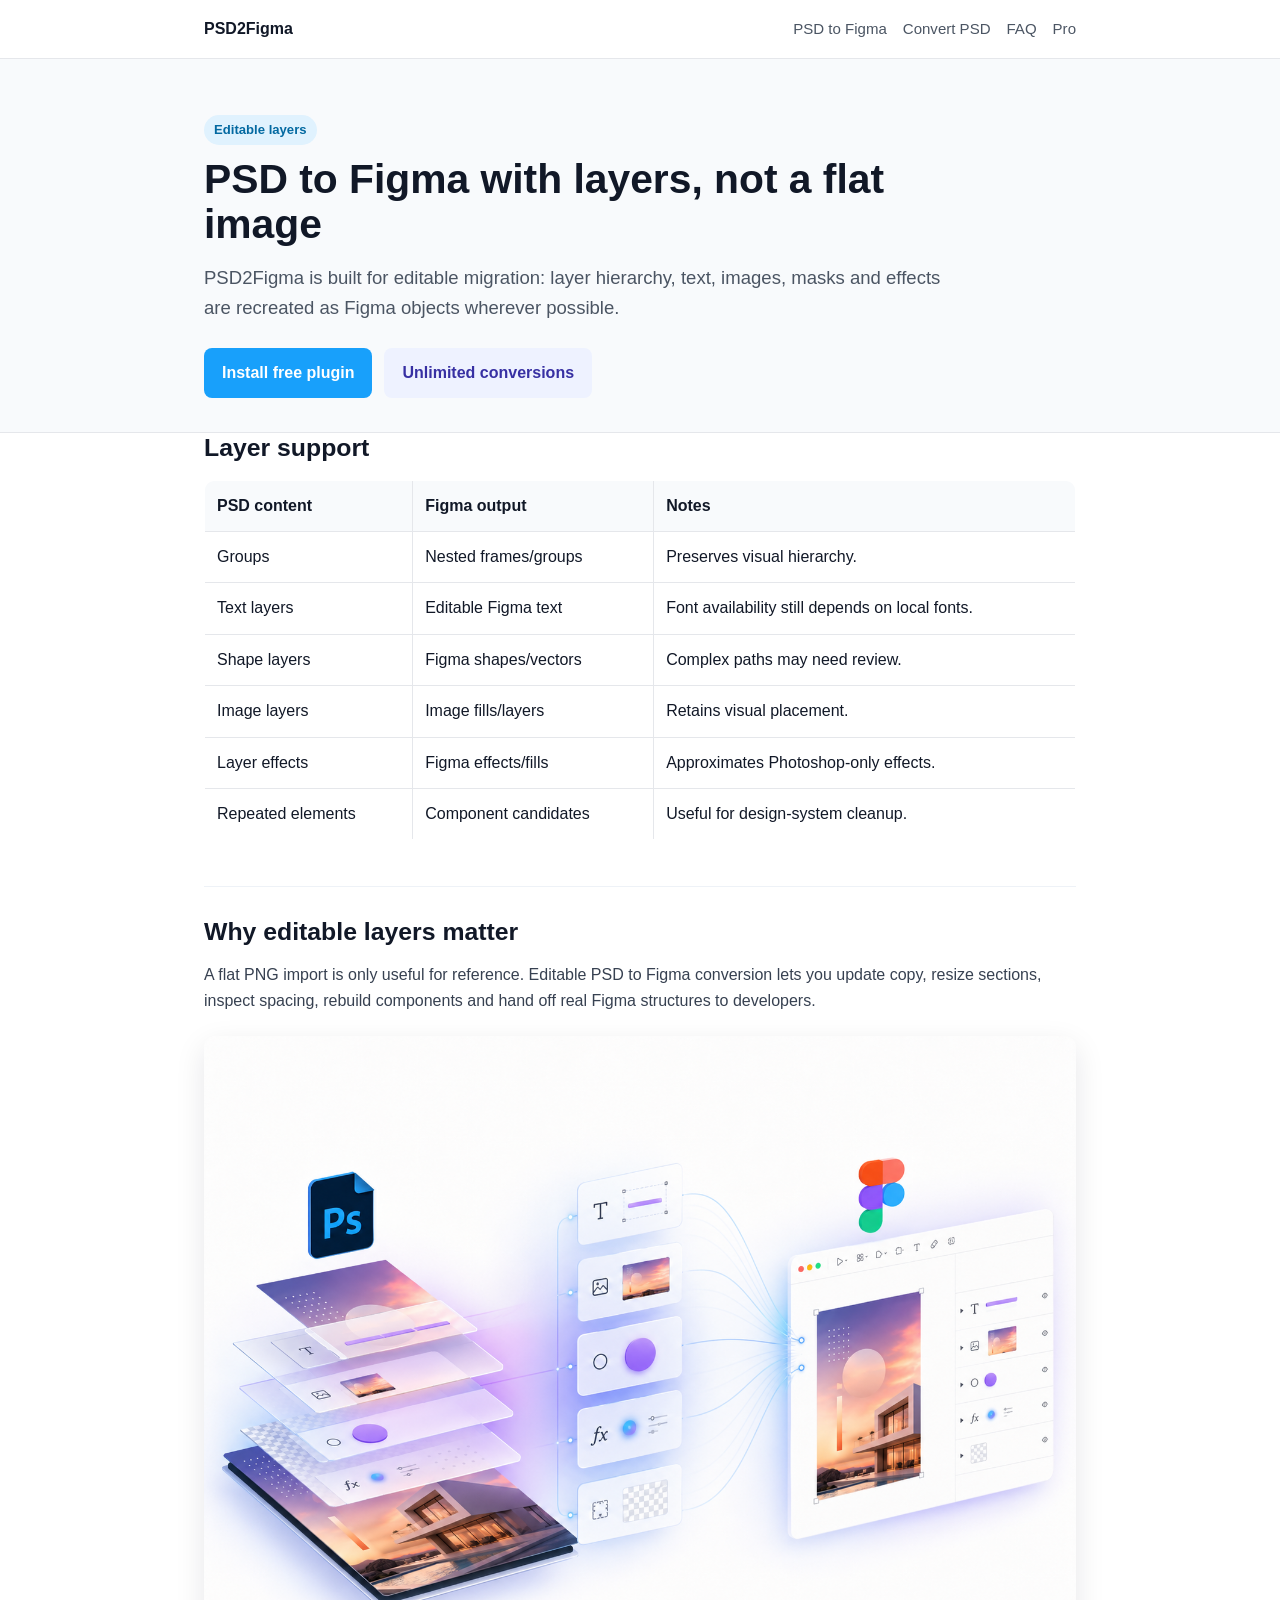
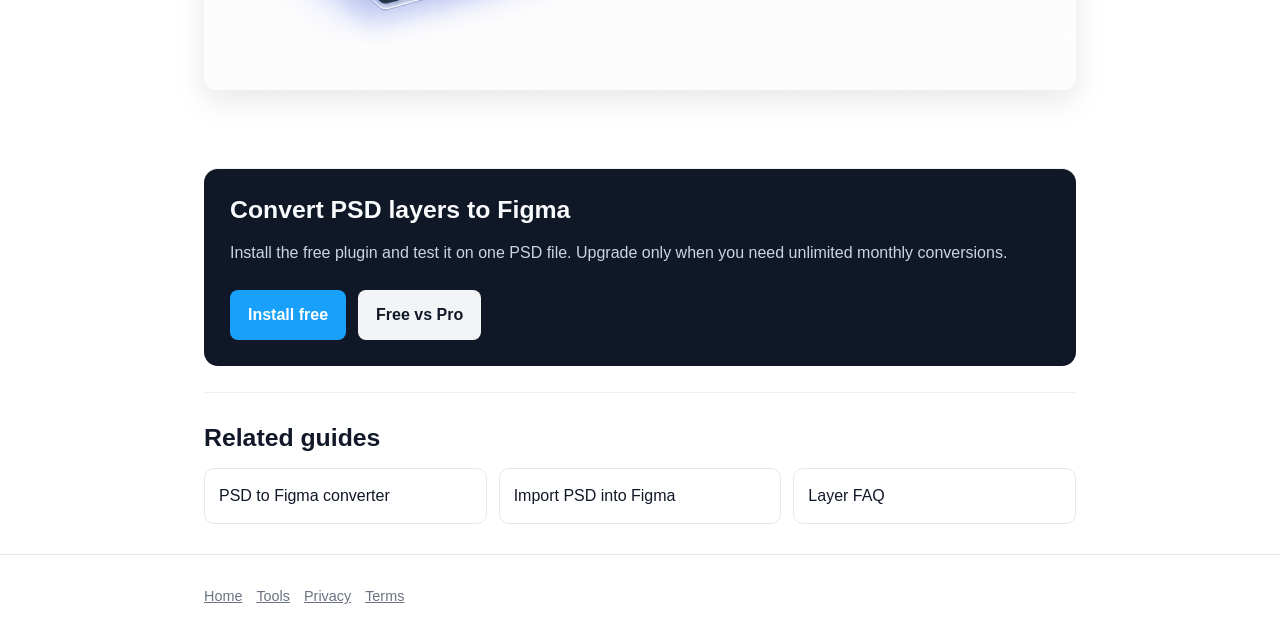
<file: psd-to-figma-with-layers.html>
<!DOCTYPE html>
<html lang="en">
<head>
<meta charset="UTF-8">
<meta name="viewport" content="width=device-width, initial-scale=1.0">
<title>PSD to Figma With Layers | Editable PSD Import</title>
<meta name="description" content="Convert PSD to Figma with editable layers, text, groups, effects, masks and component detection using the PSD2Figma plugin.">
<link rel="canonical" href="https://psd2figma.cloud/psd-to-figma-with-layers.html">
<link rel="stylesheet" href="seo.css">
<link rel="icon" type="image/png" href="favicon.png">
<meta property="og:title" content="PSD to Figma With Layers | Editable PSD Import">
<meta property="og:description" content="Convert PSD to Figma with editable layers, text, groups, effects, masks and component detection using the PSD2Figma plugin.">
<meta property="og:type" content="website">
<meta property="og:url" content="https://psd2figma.cloud/psd-to-figma-with-layers.html">
<meta property="og:image" content="https://psd2figma.cloud/og-image.png">
<meta name="twitter:card" content="summary_large_image">
<meta name="twitter:image" content="https://psd2figma.cloud/og-image.png">
</head>
<body>
<nav class="nav"><div class="wrap"><a class="brand" href="index.html">PSD2Figma</a><div class="nav-links"><a href="psd-to-figma.html">PSD to Figma</a><a href="convert-psd-to-figma.html">Convert PSD</a><a href="faq.html">FAQ</a><a href="checkout.html">Pro</a></div></div></nav>
<header class="hero"><div class="wrap"><span class="eyebrow">Editable layers</span><h1>PSD to Figma with layers, not a flat image</h1><p class="lede">PSD2Figma is built for editable migration: layer hierarchy, text, images, masks and effects are recreated as Figma objects wherever possible.</p><div class="actions"><a class="button" href="https://www.figma.com/community/plugin/1638574341047573772">Install free plugin</a><a class="button secondary" href="checkout.html">Unlimited conversions</a></div></div></header>
<main class="wrap">
<section><h2>Layer support</h2><table class="compare"><tr><th>PSD content</th><th>Figma output</th><th>Notes</th></tr><tr><td>Groups</td><td>Nested frames/groups</td><td>Preserves visual hierarchy.</td></tr><tr><td>Text layers</td><td>Editable Figma text</td><td>Font availability still depends on local fonts.</td></tr><tr><td>Shape layers</td><td>Figma shapes/vectors</td><td>Complex paths may need review.</td></tr><tr><td>Image layers</td><td>Image fills/layers</td><td>Retains visual placement.</td></tr><tr><td>Layer effects</td><td>Figma effects/fills</td><td>Approximates Photoshop-only effects.</td></tr><tr><td>Repeated elements</td><td>Component candidates</td><td>Useful for design-system cleanup.</td></tr></table></section>
<section><h2>Why editable layers matter</h2><p>A flat PNG import is only useful for reference. Editable PSD to Figma conversion lets you update copy, resize sections, inspect spacing, rebuild components and hand off real Figma structures to developers.</p><img class="media" src="import.png" alt="PSD layers converted into editable Figma objects"></section>
<section class="cta-panel"><h2>Convert PSD layers to Figma</h2><p>Install the free plugin and test it on one PSD file. Upgrade only when you need unlimited monthly conversions.</p><div class="actions"><a class="button" href="https://www.figma.com/community/plugin/1638574341047573772">Install free</a><a class="button ghost" href="free-psd-to-figma-converter.html">Free vs Pro</a></div></section>
<section><h2>Related guides</h2><div class="related"><a href="psd-to-figma.html">PSD to Figma converter</a><a href="import-psd-to-figma.html">Import PSD into Figma</a><a href="faq.html">Layer FAQ</a></div></section>
</main>
<footer><div class="wrap"><a href="index.html">Home</a><a href="tools.html">Tools</a><a href="privacy.html">Privacy</a><a href="terms.html">Terms</a></div></footer>
</body>
</html>
</file>
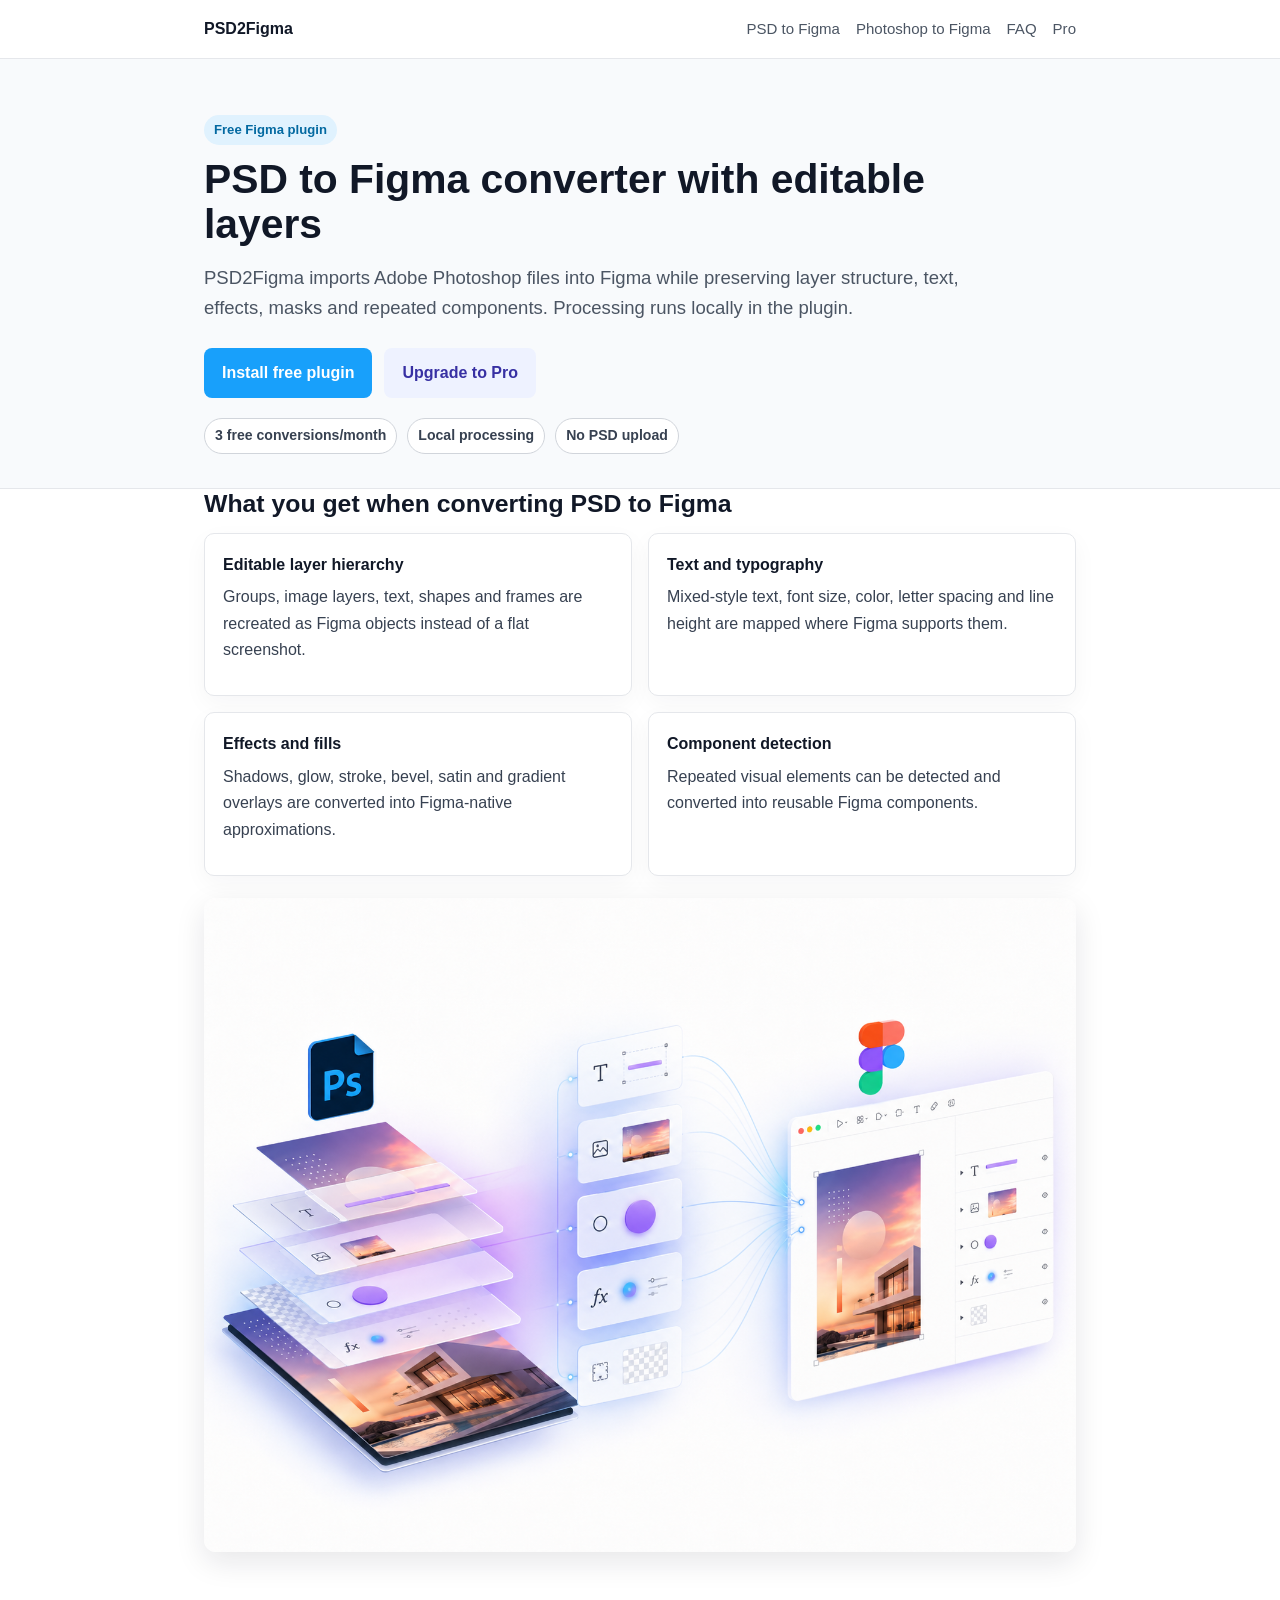
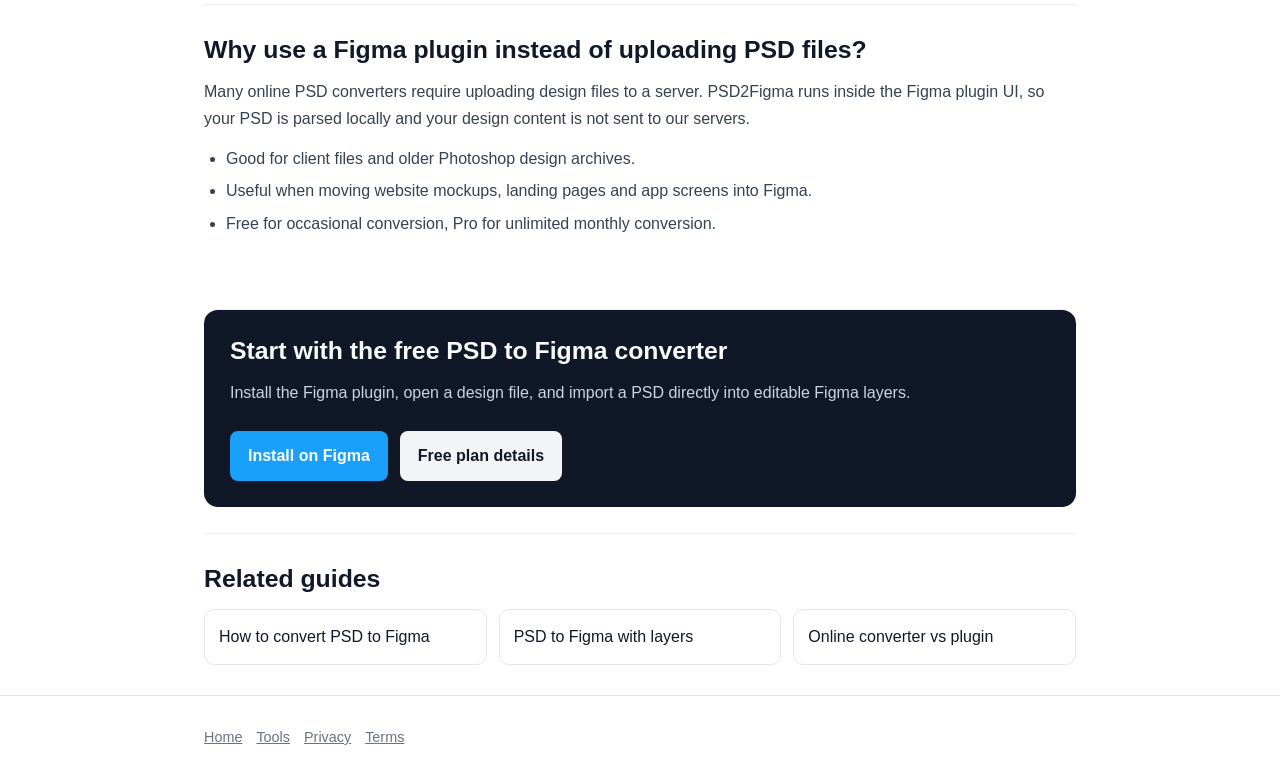
<file: psd-to-figma.html>
<!DOCTYPE html>
<html lang="en">
<head>
<meta charset="UTF-8">
<meta name="viewport" content="width=device-width, initial-scale=1.0">
<title>PSD to Figma Converter | Free Photoshop Import Plugin</title>
<meta name="description" content="Convert PSD to Figma with editable layers, text, effects, masks and components. Free Figma plugin with local processing and Pro unlimited conversions.">
<link rel="canonical" href="https://psd2figma.cloud/psd-to-figma.html">
<link rel="stylesheet" href="seo.css">
<script type="application/ld+json">{"@context":"https://schema.org","@type":"SoftwareApplication","name":"PSD2Figma","applicationCategory":"DesignApplication","operatingSystem":"Figma","offers":{"@type":"Offer","price":"0","priceCurrency":"USD"},"description":"Free PSD to Figma converter plugin with local processing and editable layer import."}</script>
<link rel="icon" type="image/png" href="favicon.png">
<meta property="og:title" content="PSD to Figma Converter | Free Photoshop Import Plugin">
<meta property="og:description" content="Convert PSD to Figma with editable layers, text, effects, masks and components. Free Figma plugin with local processing and Pro unlimited conversions.">
<meta property="og:type" content="website">
<meta property="og:url" content="https://psd2figma.cloud/psd-to-figma.html">
<meta property="og:image" content="https://psd2figma.cloud/og-image.png">
<meta name="twitter:card" content="summary_large_image">
<meta name="twitter:image" content="https://psd2figma.cloud/og-image.png">
</head>
<body>
<nav class="nav"><div class="wrap"><a class="brand" href="index.html">PSD2Figma</a><div class="nav-links"><a href="psd-to-figma.html">PSD to Figma</a><a href="photoshop-to-figma.html">Photoshop to Figma</a><a href="faq.html">FAQ</a><a href="checkout.html">Pro</a></div></div></nav>
<header class="hero"><div class="wrap"><span class="eyebrow">Free Figma plugin</span><h1>PSD to Figma converter with editable layers</h1><p class="lede">PSD2Figma imports Adobe Photoshop files into Figma while preserving layer structure, text, effects, masks and repeated components. Processing runs locally in the plugin.</p><div class="actions"><a class="button" href="https://www.figma.com/community/plugin/1638574341047573772">Install free plugin</a><a class="button secondary" href="checkout.html">Upgrade to Pro</a></div><div class="trust"><span class="pill">3 free conversions/month</span><span class="pill">Local processing</span><span class="pill">No PSD upload</span></div></div></header>
<main class="wrap">
<section><h2>What you get when converting PSD to Figma</h2><div class="grid"><div class="card"><strong>Editable layer hierarchy</strong><p>Groups, image layers, text, shapes and frames are recreated as Figma objects instead of a flat screenshot.</p></div><div class="card"><strong>Text and typography</strong><p>Mixed-style text, font size, color, letter spacing and line height are mapped where Figma supports them.</p></div><div class="card"><strong>Effects and fills</strong><p>Shadows, glow, stroke, bevel, satin and gradient overlays are converted into Figma-native approximations.</p></div><div class="card"><strong>Component detection</strong><p>Repeated visual elements can be detected and converted into reusable Figma components.</p></div></div><img class="media" src="import.png" alt="PSD to Figma import creates editable Figma layers"></section>
<section><h2>Why use a Figma plugin instead of uploading PSD files?</h2><p>Many online PSD converters require uploading design files to a server. PSD2Figma runs inside the Figma plugin UI, so your PSD is parsed locally and your design content is not sent to our servers.</p><ul><li>Good for client files and older Photoshop design archives.</li><li>Useful when moving website mockups, landing pages and app screens into Figma.</li><li>Free for occasional conversion, Pro for unlimited monthly conversion.</li></ul></section>
<section class="cta-panel"><h2>Start with the free PSD to Figma converter</h2><p>Install the Figma plugin, open a design file, and import a PSD directly into editable Figma layers.</p><div class="actions"><a class="button" href="https://www.figma.com/community/plugin/1638574341047573772">Install on Figma</a><a class="button ghost" href="free-psd-to-figma-converter.html">Free plan details</a></div></section>
<section><h2>Related guides</h2><div class="related"><a href="convert-psd-to-figma.html">How to convert PSD to Figma</a><a href="psd-to-figma-with-layers.html">PSD to Figma with layers</a><a href="psd-to-figma-online-vs-plugin.html">Online converter vs plugin</a></div></section>
</main>
<footer><div class="wrap"><a href="index.html">Home</a><a href="tools.html">Tools</a><a href="privacy.html">Privacy</a><a href="terms.html">Terms</a></div></footer>
</body>
</html>
</file>
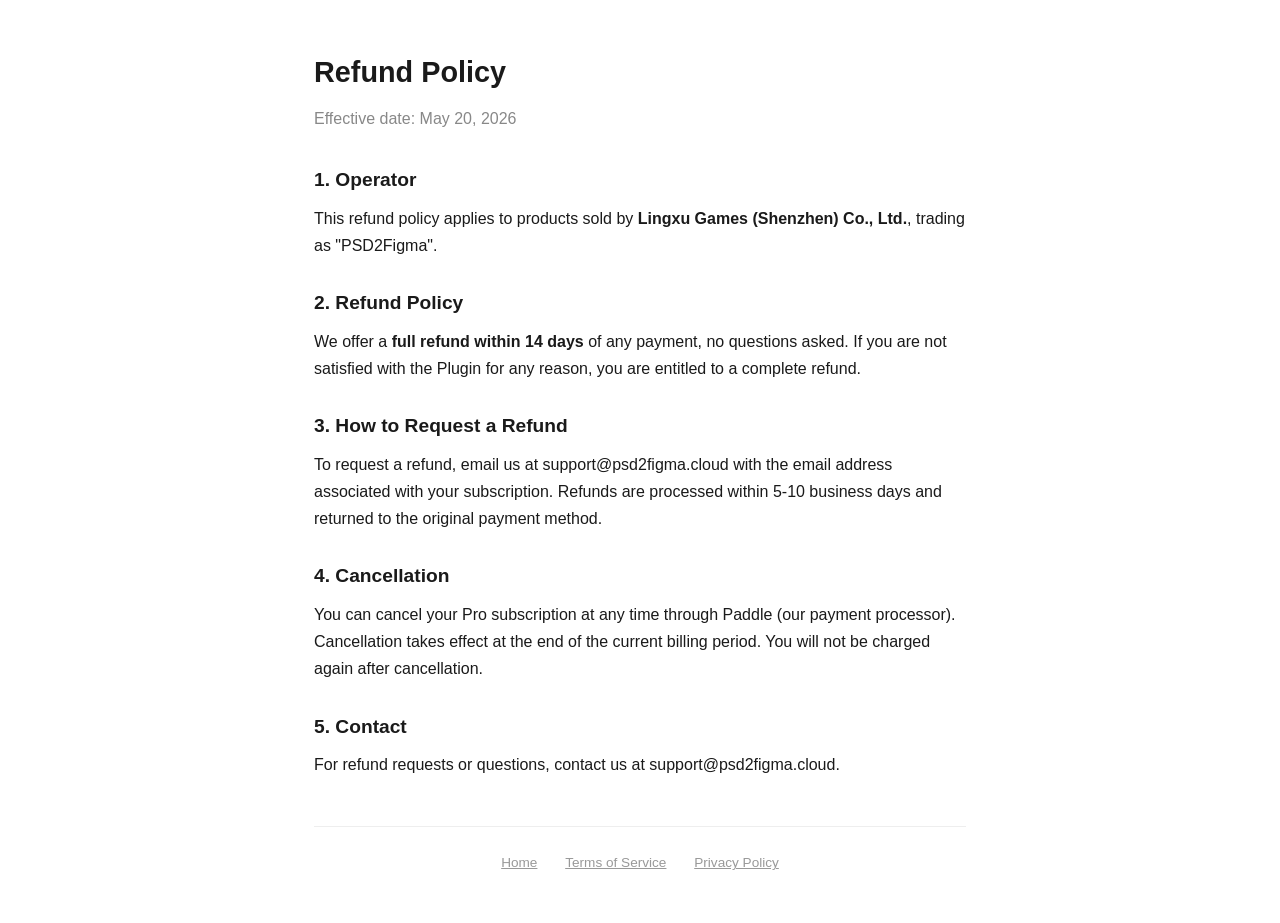
<file: refund.html>
<!DOCTYPE html>
<html lang="en">
<head>
<meta charset="UTF-8">
<meta name="viewport" content="width=device-width, initial-scale=1.0">
<title>Refund Policy — PSD ↔ Figma</title>
<style>
*{margin:0;padding:0;box-sizing:border-box}
body{font-family:-apple-system,BlinkMacSystemFont,'Segoe UI',Roboto,sans-serif;color:#1a1a1a;line-height:1.7;background:#fff}
.container{max-width:700px;margin:0 auto;padding:48px 24px}
h1{font-size:1.8rem;margin-bottom:8px}
.date{color:#888;margin-bottom:32px;display:block}
h2{font-size:1.2rem;margin:28px 0 8px}
p,ul{margin-bottom:14px}
ul{padding-left:20px}
a{color:#18A0FB}
footer{margin-top:48px;padding-top:24px;border-top:1px solid #eee;text-align:center;color:#999;font-size:0.85rem}
footer a{color:#999;margin:0 12px}
</style>
<link rel="icon" type="image/png" href="favicon.png">
<meta property="og:title" content="Refund Policy — PSD ↔ Figma">
<meta property="og:description" content="Free PSD to Figma converter plugin with editable layers and local processing.">
<meta property="og:type" content="website">
<meta property="og:url" content="https://psd2figma.cloud/refund.html">
<meta property="og:image" content="https://psd2figma.cloud/og-image.png">
<meta name="twitter:card" content="summary_large_image">
<meta name="twitter:image" content="https://psd2figma.cloud/og-image.png">
</head>
<body>
<div class="container">
<h1>Refund Policy</h1>
<span class="date">Effective date: May 20, 2026</span>

<h2>1. Operator</h2>
<p>This refund policy applies to products sold by <strong>Lingxu Games (Shenzhen) Co., Ltd.</strong>, trading as "PSD2Figma".</p>

<h2>2. Refund Policy</h2>
<p>We offer a <strong>full refund within 14 days</strong> of any payment, no questions asked. If you are not satisfied with the Plugin for any reason, you are entitled to a complete refund.</p>

<h2>3. How to Request a Refund</h2>
<p>To request a refund, email us at support@psd2figma.cloud with the email address associated with your subscription. Refunds are processed within 5-10 business days and returned to the original payment method.</p>

<h2>4. Cancellation</h2>
<p>You can cancel your Pro subscription at any time through Paddle (our payment processor). Cancellation takes effect at the end of the current billing period. You will not be charged again after cancellation.</p>

<h2>5. Contact</h2>
<p>For refund requests or questions, contact us at support@psd2figma.cloud.</p>

<footer>
<a href="index.html">Home</a>
<a href="terms.html">Terms of Service</a>
<a href="privacy.html">Privacy Policy</a>
</footer>
</div>
</body>
</html>
</file>
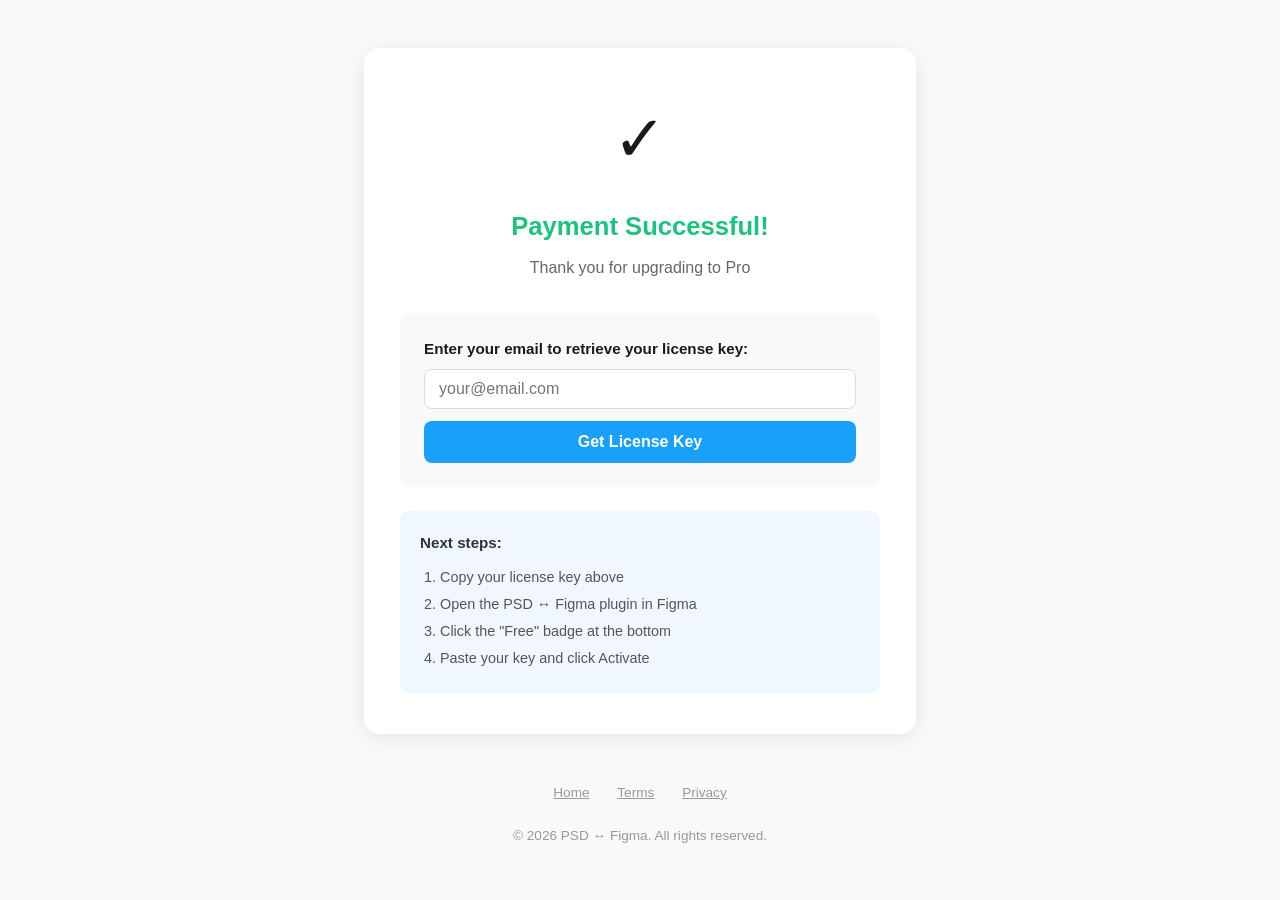
<file: success.html>
<!DOCTYPE html>
<html lang="en">
<head>
<meta charset="UTF-8">
<meta name="viewport" content="width=device-width, initial-scale=1.0">
<title>Payment Successful — PSD ↔ Figma Pro</title>
<style>
*{margin:0;padding:0;box-sizing:border-box}
body{font-family:-apple-system,BlinkMacSystemFont,'Segoe UI',Roboto,sans-serif;color:#1a1a1a;line-height:1.6;background:#f8f9fa}
.container{max-width:600px;margin:0 auto;padding:48px 24px}
.card{background:#fff;border-radius:16px;padding:40px 36px;box-shadow:0 4px 24px rgba(0,0,0,0.08);text-align:center}
.icon{font-size:64px;margin-bottom:16px}
h1{font-size:1.6rem;margin-bottom:8px;color:#1bc47d}
.subtitle{color:#666;margin-bottom:32px}
.lookup-box{text-align:left;background:#f8f9fa;border-radius:12px;padding:24px;margin-bottom:24px}
.lookup-box label{display:block;font-weight:600;margin-bottom:8px;font-size:0.95rem}
.lookup-box input{width:100%;padding:10px 14px;border:1px solid #ddd;border-radius:8px;font-size:1rem;margin-bottom:12px}
.lookup-box input:focus{outline:none;border-color:#18A0FB}
.lookup-btn{width:100%;padding:12px;background:#18A0FB;color:#fff;border:none;border-radius:8px;font-size:1rem;font-weight:600;cursor:pointer}
.lookup-btn:hover{background:#0D8CE0}
.key-display{display:none;background:#f0faf5;border:2px solid #1bc47d;border-radius:12px;padding:20px;margin:24px 0;text-align:center}
.key-display .label{font-size:0.85rem;color:#666;margin-bottom:8px}
.key-display .key{font-family:monospace;font-size:1.1rem;font-weight:700;color:#1a1a1a;word-break:break-all;user-select:all}
.copy-btn{margin-top:12px;padding:8px 20px;background:#333;color:#fff;border:none;border-radius:6px;font-size:0.9rem;cursor:pointer}
.copy-btn:hover{background:#555}
.error-msg{display:none;color:#e03e3e;margin-top:12px;font-size:0.9rem}
.steps{text-align:left;margin-top:24px;padding:20px;background:#f0f7ff;border-radius:10px}
.steps h3{font-size:0.95rem;margin-bottom:10px;color:#333}
.steps ol{padding-left:20px;color:#555;font-size:0.9rem}
.steps li{margin-bottom:4px}
footer{margin-top:48px;text-align:center;color:#999;font-size:0.85rem}
footer a{color:#999;margin:0 12px}
</style>
<link rel="icon" type="image/png" href="favicon.png">
<meta property="og:title" content="Payment Successful — PSD ↔ Figma Pro">
<meta property="og:description" content="Free PSD to Figma converter plugin with editable layers and local processing.">
<meta property="og:type" content="website">
<meta property="og:url" content="https://psd2figma.cloud/success.html">
<meta property="og:image" content="https://psd2figma.cloud/og-image.png">
<meta name="twitter:card" content="summary_large_image">
<meta name="twitter:image" content="https://psd2figma.cloud/og-image.png">
</head>
<body>
<div class="container">
<div class="card">
<div class="icon">&#10003;</div>
<h1>Payment Successful!</h1>
<p class="subtitle">Thank you for upgrading to Pro</p>

<div class="lookup-box">
<label>Enter your email to retrieve your license key:</label>
<input type="email" id="email-input" placeholder="your@email.com">
<button class="lookup-btn" onclick="lookupKey()">Get License Key</button>
</div>

<div class="error-msg" id="error-msg"></div>

<div class="key-display" id="key-display">
<div class="label">Your License Key</div>
<div class="key" id="license-key"></div>
<button class="copy-btn" onclick="copyKey()">Copy to Clipboard</button>
</div>

<div class="steps">
<h3>Next steps:</h3>
<ol>
<li>Copy your license key above</li>
<li>Open the PSD ↔ Figma plugin in Figma</li>
<li>Click the "Free" badge at the bottom</li>
<li>Paste your key and click Activate</li>
</ol>
</div>
</div>

<footer>
<a href="index.html">Home</a>
<a href="terms.html">Terms</a>
<a href="privacy.html">Privacy</a>
<br><br>
&copy; 2026 PSD &harr; Figma. All rights reserved.
</footer>
</div>

<script>
async function lookupKey() {
  const email = document.getElementById('email-input').value.trim();
  const errorEl = document.getElementById('error-msg');
  const keyDisplay = document.getElementById('key-display');

  errorEl.style.display = 'none';
  keyDisplay.style.display = 'none';

  if (!email) {
    errorEl.textContent = 'Please enter your email address.';
    errorEl.style.display = 'block';
    return;
  }

  try {
    const resp = await fetch('https://psd2figma-api.1856601.workers.dev/license/lookup', {
      method: 'POST',
      headers: { 'Content-Type': 'application/json' },
      body: JSON.stringify({ email }),
    });
    const data = await resp.json();

    if (data.key) {
      document.getElementById('license-key').textContent = data.key;
      keyDisplay.style.display = 'block';
    } else {
      errorEl.textContent = 'No license found for this email. It may take a minute to process — please try again shortly.';
      errorEl.style.display = 'block';
    }
  } catch {
    errorEl.textContent = 'Network error. Please try again.';
    errorEl.style.display = 'block';
  }
}

function copyKey() {
  const key = document.getElementById('license-key').textContent;
  navigator.clipboard.writeText(key);
  const btn = event.target;
  btn.textContent = 'Copied!';
  setTimeout(() => btn.textContent = 'Copy to Clipboard', 2000);
}
</script>
</body>
</html>
</file>
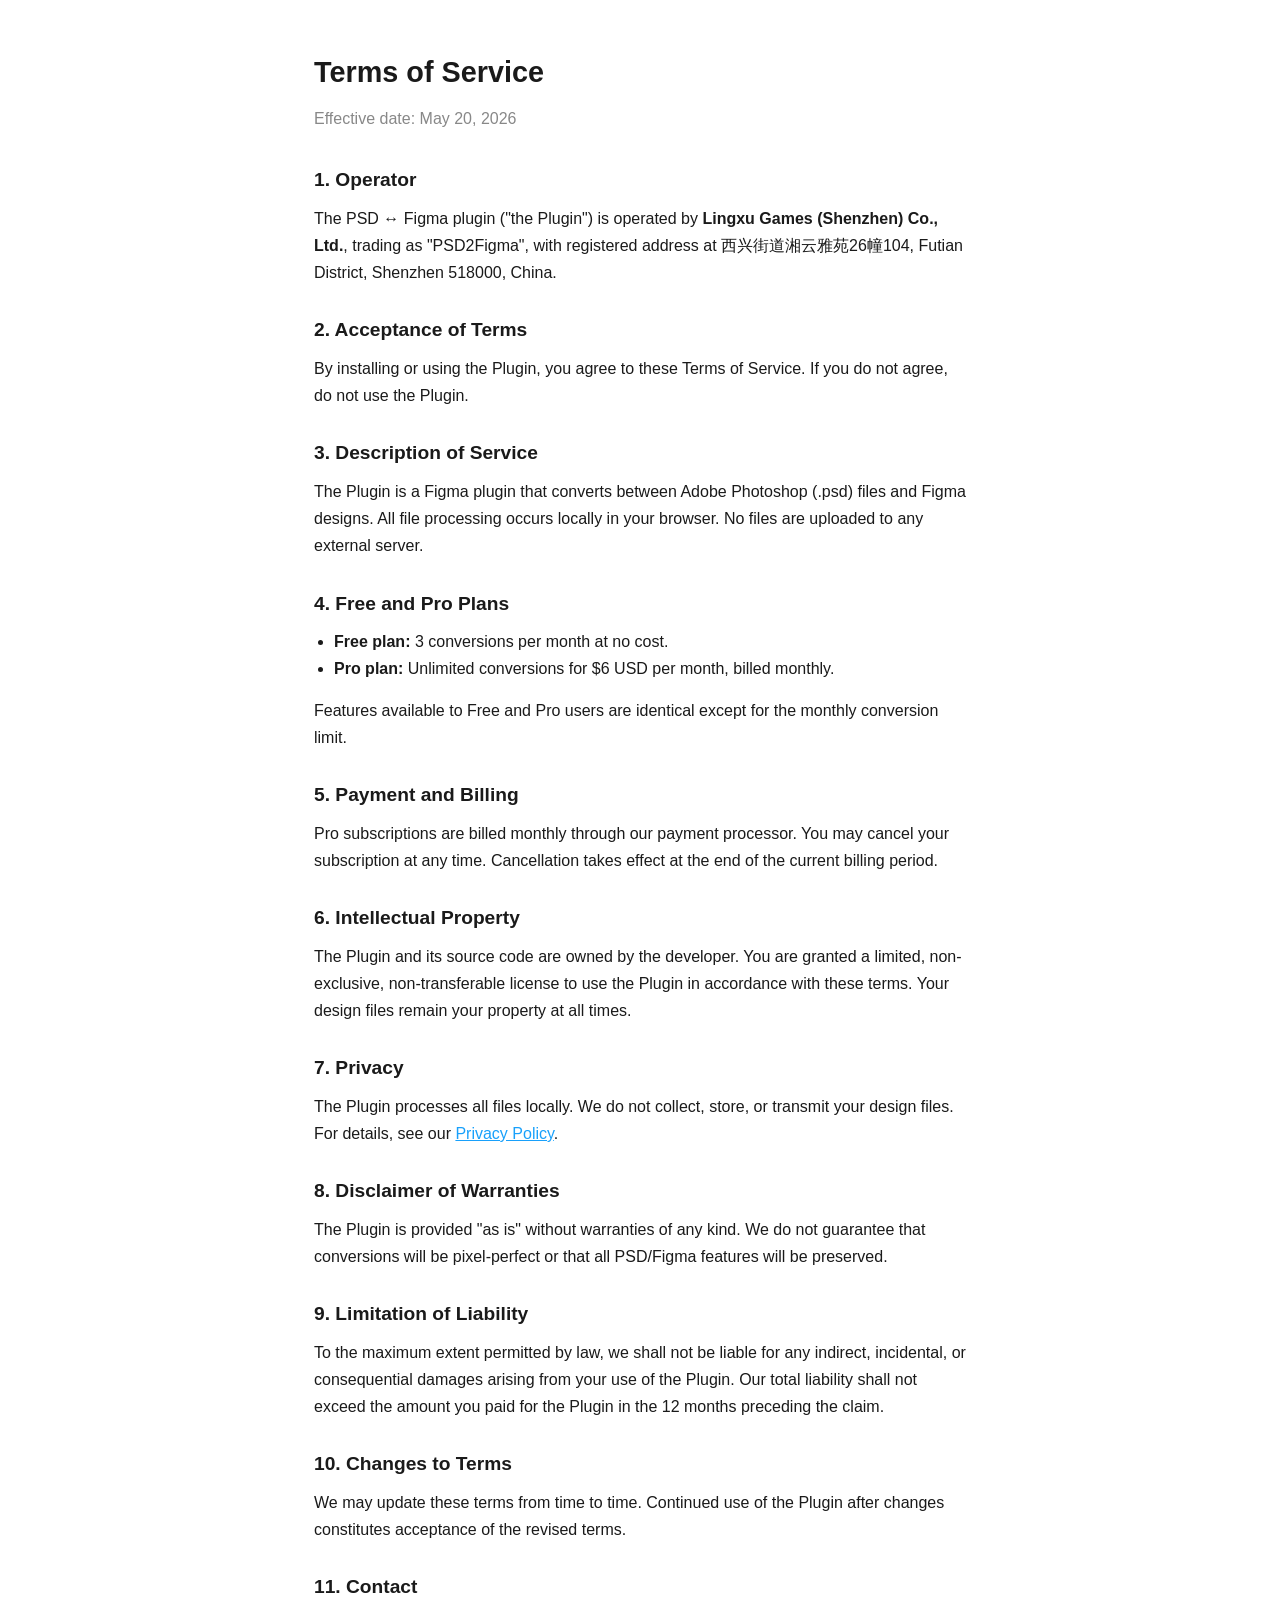
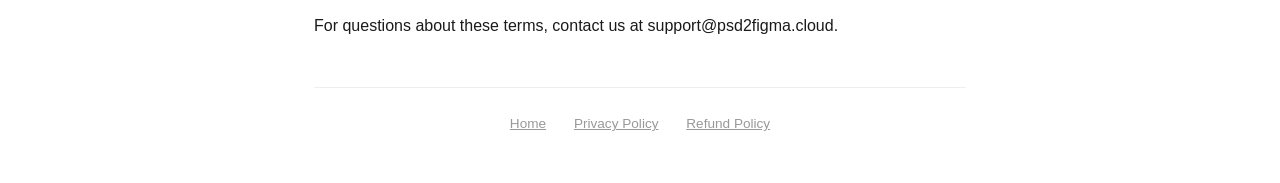
<file: terms.html>
<!DOCTYPE html>
<html lang="en">
<head>
<meta charset="UTF-8">
<meta name="viewport" content="width=device-width, initial-scale=1.0">
<title>Terms of Service — PSD ↔ Figma</title>
<style>
*{margin:0;padding:0;box-sizing:border-box}
body{font-family:-apple-system,BlinkMacSystemFont,'Segoe UI',Roboto,sans-serif;color:#1a1a1a;line-height:1.7;background:#fff}
.container{max-width:700px;margin:0 auto;padding:48px 24px}
h1{font-size:1.8rem;margin-bottom:8px}
.date{color:#888;margin-bottom:32px;display:block}
h2{font-size:1.2rem;margin:28px 0 8px}
p,ul{margin-bottom:14px}
ul{padding-left:20px}
a{color:#18A0FB}
footer{margin-top:48px;padding-top:24px;border-top:1px solid #eee;text-align:center;color:#999;font-size:0.85rem}
footer a{color:#999;margin:0 12px}
</style>
<link rel="icon" type="image/png" href="favicon.png">
<meta property="og:title" content="Terms of Service — PSD ↔ Figma">
<meta property="og:description" content="Free PSD to Figma converter plugin with editable layers and local processing.">
<meta property="og:type" content="website">
<meta property="og:url" content="https://psd2figma.cloud/terms.html">
<meta property="og:image" content="https://psd2figma.cloud/og-image.png">
<meta name="twitter:card" content="summary_large_image">
<meta name="twitter:image" content="https://psd2figma.cloud/og-image.png">
</head>
<body>
<div class="container">
<h1>Terms of Service</h1>
<span class="date">Effective date: May 20, 2026</span>

<h2>1. Operator</h2>
<p>The PSD ↔ Figma plugin ("the Plugin") is operated by <strong>Lingxu Games (Shenzhen) Co., Ltd.</strong>, trading as "PSD2Figma", with registered address at 西兴街道湘云雅苑26幢104, Futian District, Shenzhen 518000, China.</p>

<h2>2. Acceptance of Terms</h2>
<p>By installing or using the Plugin, you agree to these Terms of Service. If you do not agree, do not use the Plugin.</p>

<h2>3. Description of Service</h2>
<p>The Plugin is a Figma plugin that converts between Adobe Photoshop (.psd) files and Figma designs. All file processing occurs locally in your browser. No files are uploaded to any external server.</p>

<h2>4. Free and Pro Plans</h2>
<ul>
<li><strong>Free plan:</strong> 3 conversions per month at no cost.</li>
<li><strong>Pro plan:</strong> Unlimited conversions for $6 USD per month, billed monthly.</li>
</ul>
<p>Features available to Free and Pro users are identical except for the monthly conversion limit.</p>

<h2>5. Payment and Billing</h2>
<p>Pro subscriptions are billed monthly through our payment processor. You may cancel your subscription at any time. Cancellation takes effect at the end of the current billing period.</p>

<h2>6. Intellectual Property</h2>
<p>The Plugin and its source code are owned by the developer. You are granted a limited, non-exclusive, non-transferable license to use the Plugin in accordance with these terms. Your design files remain your property at all times.</p>

<h2>7. Privacy</h2>
<p>The Plugin processes all files locally. We do not collect, store, or transmit your design files. For details, see our <a href="privacy.html">Privacy Policy</a>.</p>

<h2>8. Disclaimer of Warranties</h2>
<p>The Plugin is provided "as is" without warranties of any kind. We do not guarantee that conversions will be pixel-perfect or that all PSD/Figma features will be preserved.</p>

<h2>9. Limitation of Liability</h2>
<p>To the maximum extent permitted by law, we shall not be liable for any indirect, incidental, or consequential damages arising from your use of the Plugin. Our total liability shall not exceed the amount you paid for the Plugin in the 12 months preceding the claim.</p>

<h2>10. Changes to Terms</h2>
<p>We may update these terms from time to time. Continued use of the Plugin after changes constitutes acceptance of the revised terms.</p>

<h2>11. Contact</h2>
<p>For questions about these terms, contact us at support@psd2figma.cloud.</p>

<footer>
<a href="index.html">Home</a>
<a href="privacy.html">Privacy Policy</a>
<a href="refund.html">Refund Policy</a>
</footer>
</div>
</body>
</html>
</file>
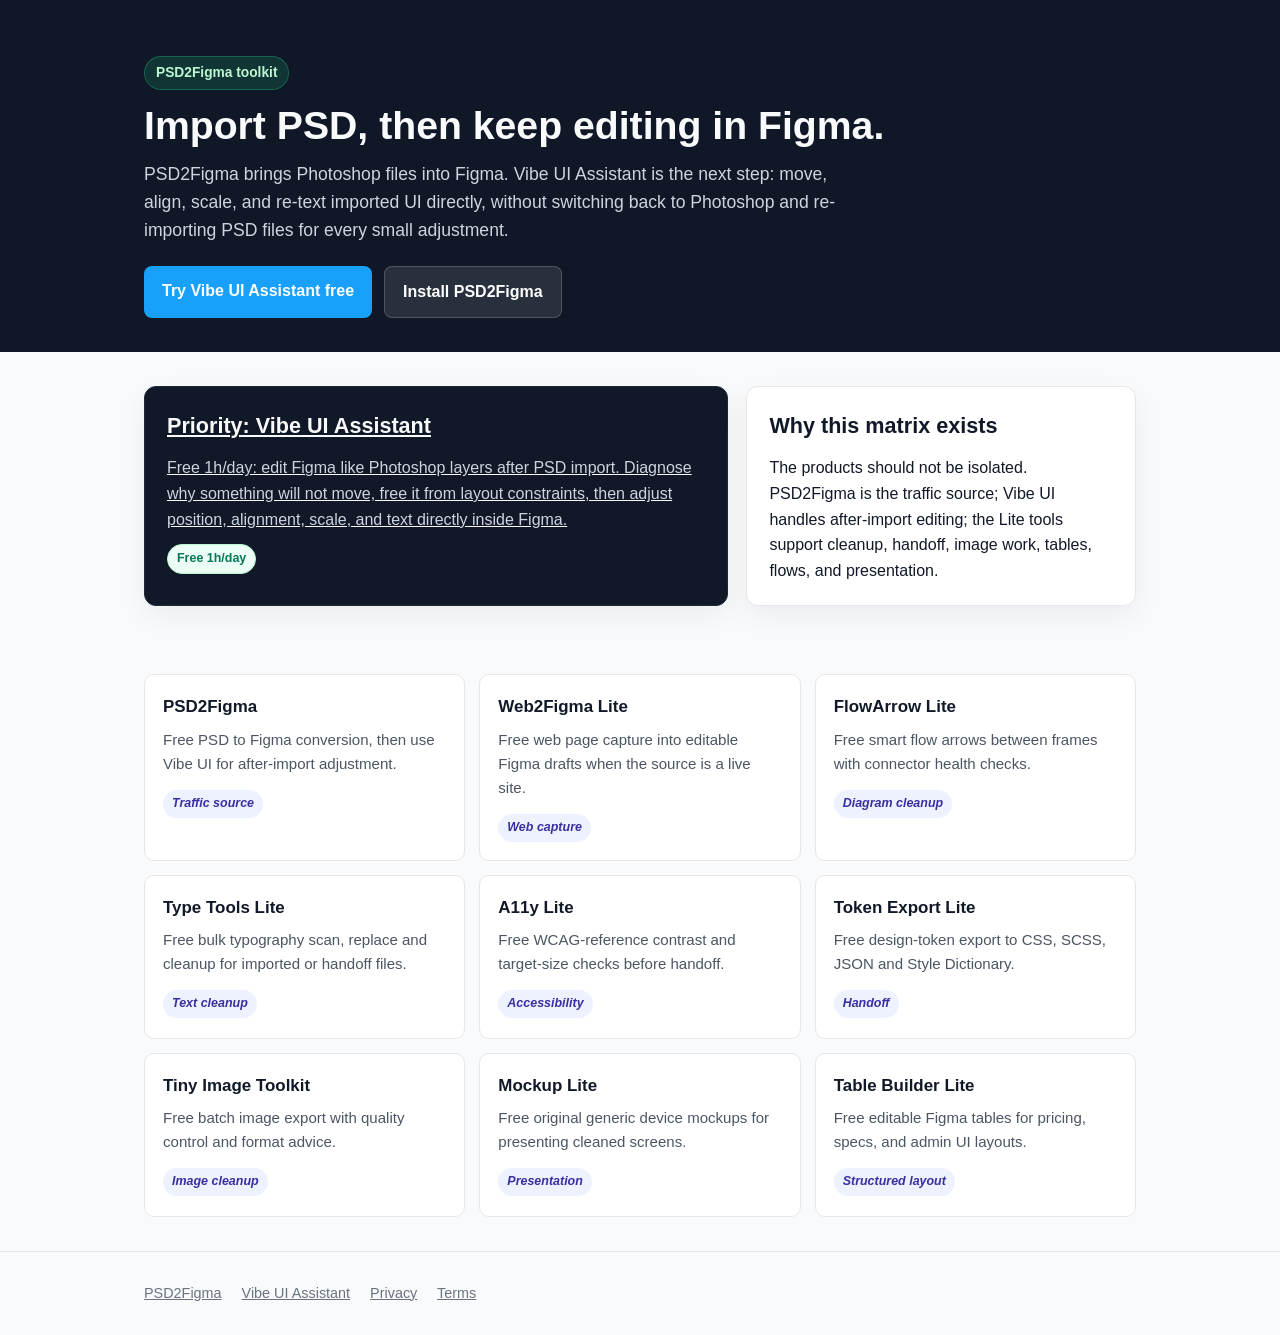
<file: tools.html>
<!DOCTYPE html>
<html lang="en">
<head>
<meta charset="UTF-8">
<meta name="viewport" content="width=device-width, initial-scale=1.0">
<title>PSD2Figma Toolkit - Figma Plugins</title>
<style>
*{margin:0;padding:0;box-sizing:border-box}
body{font-family:-apple-system,BlinkMacSystemFont,'Segoe UI',Roboto,sans-serif;color:#111827;line-height:1.6;background:#f8fafc}
.container{max-width:1040px;margin:0 auto;padding:0 24px}
header{padding:56px 0 34px;background:#101827;color:#f9fafb}
header p{max-width:720px;color:#cbd5e1;margin-top:12px;font-size:1.1rem}
h1{font-size:2.45rem;line-height:1.12}
h2{font-size:1.35rem;margin:0 0 12px}
.badge{display:inline-block;background:rgba(27,196,125,0.16);color:#bbf7d0;border:1px solid rgba(27,196,125,0.35);padding:5px 11px;border-radius:999px;font-size:.86rem;font-weight:700;margin-bottom:14px}
.section{padding:34px 0}
.hero-actions{display:flex;gap:12px;flex-wrap:wrap;margin-top:22px}
.button{display:inline-block;background:#18A0FB;color:#fff;text-decoration:none;font-weight:700;padding:12px 18px;border-radius:8px}
.button.secondary{background:rgba(255,255,255,.1);border:1px solid rgba(255,255,255,.18)}
.featured{display:grid;grid-template-columns:1.2fr .8fr;gap:18px;align-items:stretch}
.panel{background:#fff;border:1px solid #e5e7eb;border-radius:12px;padding:22px;box-shadow:0 10px 30px rgba(15,23,42,.06)}
.panel.dark{background:#111827;color:#f9fafb;border-color:#1f2937}
.panel.dark p{color:#cbd5e1}
.grid{display:grid;grid-template-columns:repeat(3,1fr);gap:14px}
.card{display:block;background:#fff;border:1px solid #e5e7eb;border-radius:10px;padding:18px;text-decoration:none;color:#111827;min-height:164px}
.card:hover{border-color:#18A0FB;box-shadow:0 10px 28px rgba(24,160,251,.12)}
.card strong{display:block;font-size:1.06rem;margin-bottom:7px}
.card span{display:block;color:#4b5563;font-size:.94rem}
.role{display:inline-block;margin-top:14px;background:#eef2ff;color:#3730a3;border-radius:999px;padding:4px 9px;font-size:.78rem;font-weight:700}
.free{display:inline-block;margin-top:12px;background:#ecfdf5;color:#047857;border:1px solid #bbf7d0;border-radius:999px;padding:4px 9px;font-size:.78rem;font-weight:700}
footer{padding:30px 0;border-top:1px solid #e5e7eb;color:#6b7280;font-size:.9rem}
footer a{color:#6b7280;margin-right:16px}
@media(max-width:820px){.featured,.grid{grid-template-columns:1fr}h1{font-size:2rem}}
</style>
<link rel="icon" type="image/png" href="favicon.png">
<meta property="og:title" content="PSD2Figma Toolkit - Figma Plugins">
<meta property="og:description" content="Free PSD to Figma converter plugin with editable layers and local processing.">
<meta property="og:type" content="website">
<meta property="og:url" content="https://psd2figma.cloud/tools.html">
<meta property="og:image" content="https://psd2figma.cloud/og-image.png">
<meta name="twitter:card" content="summary_large_image">
<meta name="twitter:image" content="https://psd2figma.cloud/og-image.png">
</head>
<body>
<header>
<div class="container">
<span class="badge">PSD2Figma toolkit</span>
<h1>Import PSD, then keep editing in Figma.</h1>
<p>PSD2Figma brings Photoshop files into Figma. Vibe UI Assistant is the next step: move, align, scale, and re-text imported UI directly, without switching back to Photoshop and re-importing PSD files for every small adjustment.</p>
<div class="hero-actions">
<a class="button" href="https://vibe-ui.psd2figma.cloud">Try Vibe UI Assistant free</a>
<a class="button secondary" href="https://www.figma.com/community/plugin/1638574341047573772">Install PSD2Figma</a>
</div>
</div>
</header>

<main>
<section class="section">
<div class="container featured">
<a class="panel dark" href="https://vibe-ui.psd2figma.cloud">
<h2>Priority: Vibe UI Assistant</h2>
<p>Free 1h/day: edit Figma like Photoshop layers after PSD import. Diagnose why something will not move, free it from layout constraints, then adjust position, alignment, scale, and text directly inside Figma.</p>
<span class="free">Free 1h/day</span>
</a>
<div class="panel">
<h2>Why this matrix exists</h2>
<p>The products should not be isolated. PSD2Figma is the traffic source; Vibe UI handles after-import editing; the Lite tools support cleanup, handoff, image work, tables, flows, and presentation.</p>
</div>
</div>
</section>

<section class="section">
<div class="container">
<div class="grid">
<a class="card" href="https://psd2figma.cloud"><strong>PSD2Figma</strong><span>Free PSD to Figma conversion, then use Vibe UI for after-import adjustment.</span><em class="role">Traffic source</em></a>
<a class="card" href="https://web2figma.psd2figma.cloud"><strong>Web2Figma Lite</strong><span>Free web page capture into editable Figma drafts when the source is a live site.</span><em class="role">Web capture</em></a>
<a class="card" href="https://flowarrow.psd2figma.cloud"><strong>FlowArrow Lite</strong><span>Free smart flow arrows between frames with connector health checks.</span><em class="role">Diagram cleanup</em></a>
<a class="card" href="https://type-tools.psd2figma.cloud"><strong>Type Tools Lite</strong><span>Free bulk typography scan, replace and cleanup for imported or handoff files.</span><em class="role">Text cleanup</em></a>
<a class="card" href="https://a11y.psd2figma.cloud"><strong>A11y Lite</strong><span>Free WCAG-reference contrast and target-size checks before handoff.</span><em class="role">Accessibility</em></a>
<a class="card" href="https://token-export.psd2figma.cloud"><strong>Token Export Lite</strong><span>Free design-token export to CSS, SCSS, JSON and Style Dictionary.</span><em class="role">Handoff</em></a>
<a class="card" href="https://tiny-image-toolkit.psd2figma.cloud"><strong>Tiny Image Toolkit</strong><span>Free batch image export with quality control and format advice.</span><em class="role">Image cleanup</em></a>
<a class="card" href="https://mockup-lite.psd2figma.cloud"><strong>Mockup Lite</strong><span>Free original generic device mockups for presenting cleaned screens.</span><em class="role">Presentation</em></a>
<a class="card" href="https://table-builder.psd2figma.cloud"><strong>Table Builder Lite</strong><span>Free editable Figma tables for pricing, specs, and admin UI layouts.</span><em class="role">Structured layout</em></a>
</div>
</div>
</section>
</main>

<footer>
<div class="container">
<a href="index.html">PSD2Figma</a>
<a href="https://vibe-ui.psd2figma.cloud">Vibe UI Assistant</a>
<a href="privacy.html">Privacy</a>
<a href="terms.html">Terms</a>
</div>
</footer>
</body>
</html>
</file>
<file: seo.css>
*{box-sizing:border-box;margin:0;padding:0}
body{font-family:-apple-system,BlinkMacSystemFont,'Segoe UI',Roboto,Arial,sans-serif;color:#111827;background:#fff;line-height:1.65}
a{color:#0d8de0}
.wrap{max-width:920px;margin:0 auto;padding:0 24px}
.nav{border-bottom:1px solid #e5e7eb;background:#fff}
.nav .wrap{display:flex;align-items:center;justify-content:space-between;gap:18px;padding-top:16px;padding-bottom:16px}
.brand{font-weight:800;color:#111827;text-decoration:none}
.nav-links{display:flex;gap:16px;flex-wrap:wrap;font-size:.94rem}
.nav-links a{color:#4b5563;text-decoration:none}
.hero{padding:56px 0 34px;background:#f8fafc;border-bottom:1px solid #e5e7eb}
.eyebrow{display:inline-block;margin-bottom:12px;padding:4px 10px;border-radius:999px;background:#e0f2fe;color:#0369a1;font-weight:800;font-size:.82rem}
h1{font-size:2.55rem;line-height:1.1;letter-spacing:0;margin-bottom:16px;max-width:760px}
.lede{font-size:1.16rem;color:#4b5563;max-width:760px}
.actions{display:flex;gap:12px;flex-wrap:wrap;margin-top:24px}
.button{display:inline-block;border-radius:8px;padding:12px 18px;font-weight:800;text-decoration:none;background:#18A0FB;color:#fff}
.button.secondary{background:#eef2ff;color:#3730a3}
.button.ghost{background:#f3f4f6;color:#111827}
.trust{display:flex;gap:10px;flex-wrap:wrap;margin-top:20px}
.pill{display:inline-block;border:1px solid #d1d5db;border-radius:999px;padding:5px 10px;color:#374151;background:#fff;font-size:.88rem;font-weight:700}
main{padding:36px 0}
section{padding:30px 0;border-top:1px solid #eef2f7}
section:first-child{border-top:0;padding-top:0}
h2{font-size:1.55rem;line-height:1.22;margin-bottom:14px}
h3{font-size:1.08rem;margin:22px 0 8px}
p{margin:0 0 14px;color:#374151}
ul,ol{padding-left:22px;margin:0 0 16px;color:#374151}
li{margin:6px 0}
.grid{display:grid;grid-template-columns:repeat(2,minmax(0,1fr));gap:16px}
.card{border:1px solid #e5e7eb;border-radius:10px;padding:18px;background:#fff;box-shadow:0 8px 24px rgba(15,23,42,.04)}
.card strong{display:block;margin-bottom:6px;color:#111827}
.media{width:100%;display:block;border-radius:12px;margin:22px 0;box-shadow:0 10px 30px rgba(15,23,42,.1)}
.compare{width:100%;border-collapse:collapse;margin:16px 0;border:1px solid #e5e7eb;border-radius:10px;overflow:hidden}
.compare th,.compare td{border:1px solid #e5e7eb;padding:12px;text-align:left;vertical-align:top}
.compare th{background:#f8fafc;color:#111827}
.faq details{border:1px solid #e5e7eb;border-radius:10px;padding:14px 16px;margin:10px 0;background:#fff}
.faq summary{font-weight:800;cursor:pointer}
.cta-panel{background:#101827;color:#f9fafb;border-radius:14px;padding:26px;margin:26px 0}
.cta-panel h2,.cta-panel p{color:#f9fafb}
.cta-panel p{color:#cbd5e1}
.related{display:grid;grid-template-columns:repeat(3,minmax(0,1fr));gap:12px}
.related a{display:block;border:1px solid #e5e7eb;border-radius:10px;padding:14px;text-decoration:none;color:#111827;background:#fff}
footer{border-top:1px solid #e5e7eb;padding:30px 0;color:#6b7280;font-size:.9rem}
footer a{color:#6b7280;margin-right:14px}
@media(max-width:760px){h1{font-size:2rem}.grid,.related{grid-template-columns:1fr}.nav .wrap{align-items:flex-start;flex-direction:column}}
</file>
